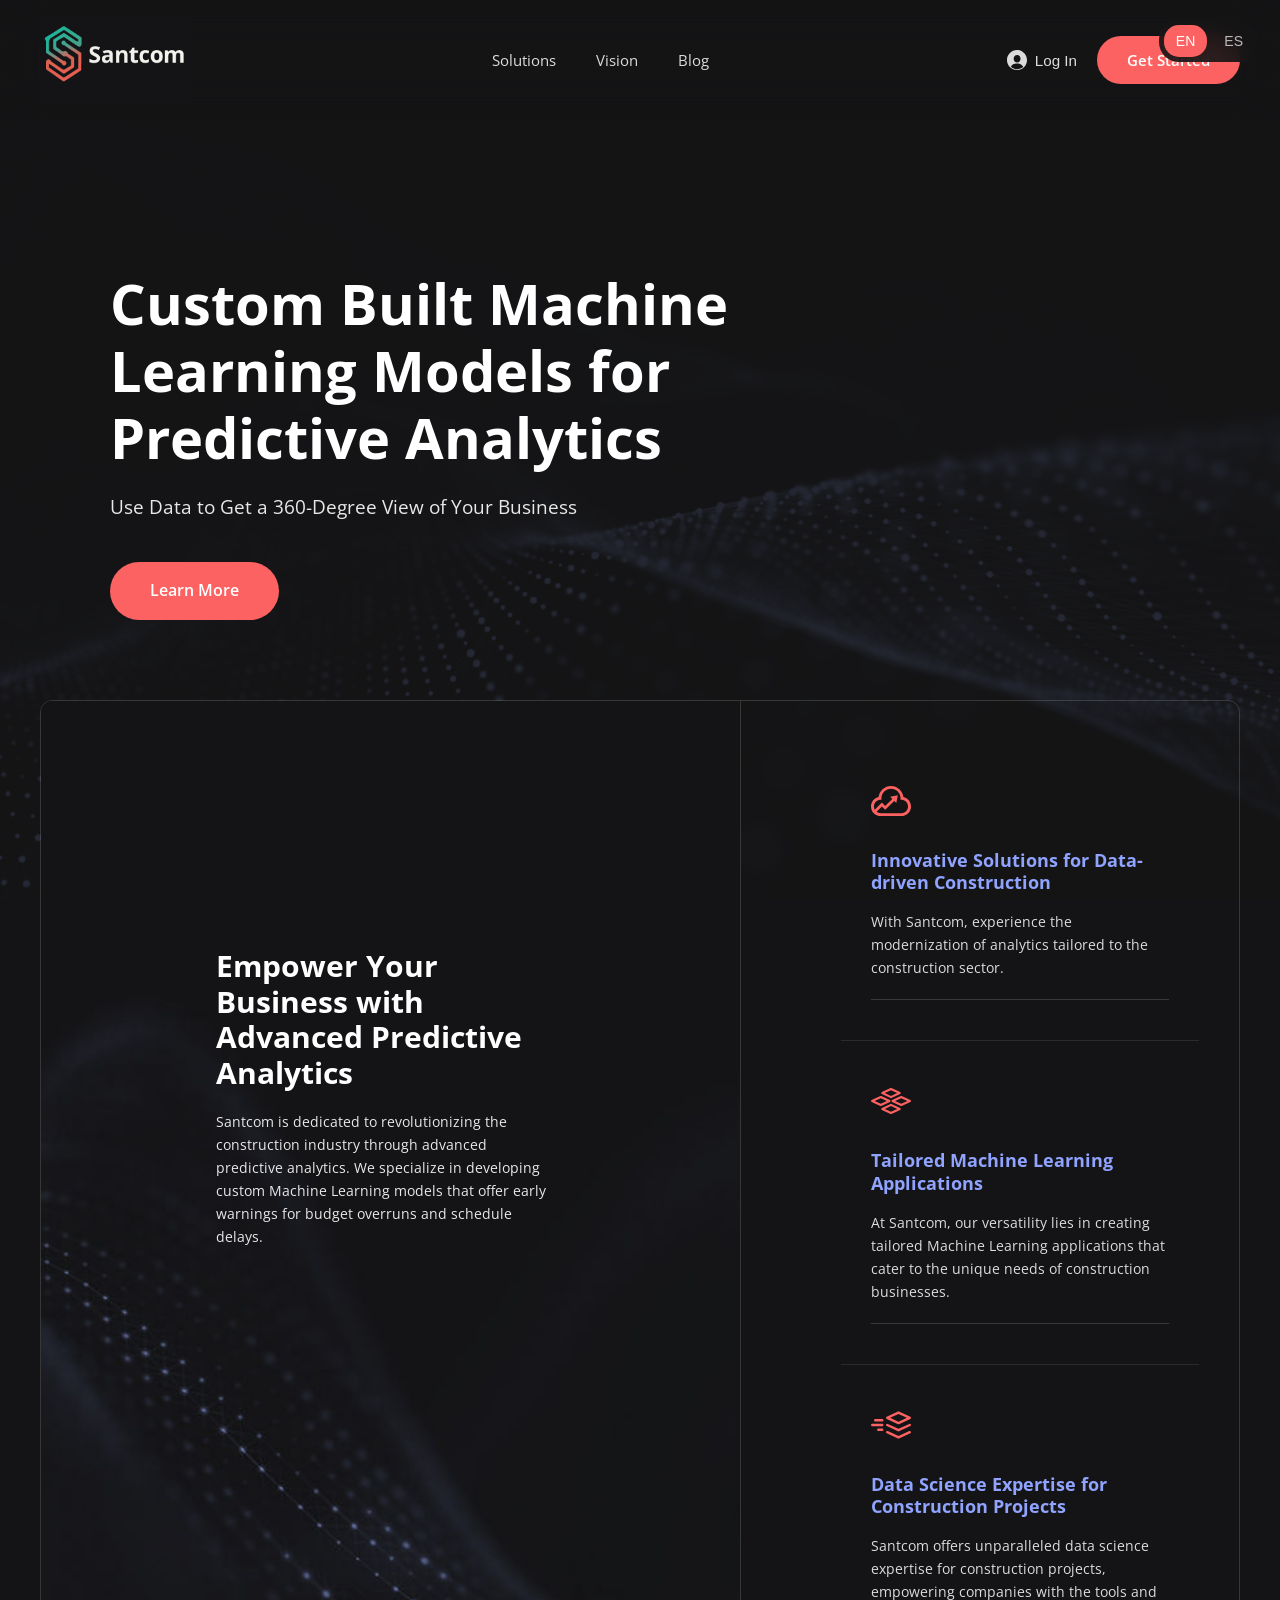
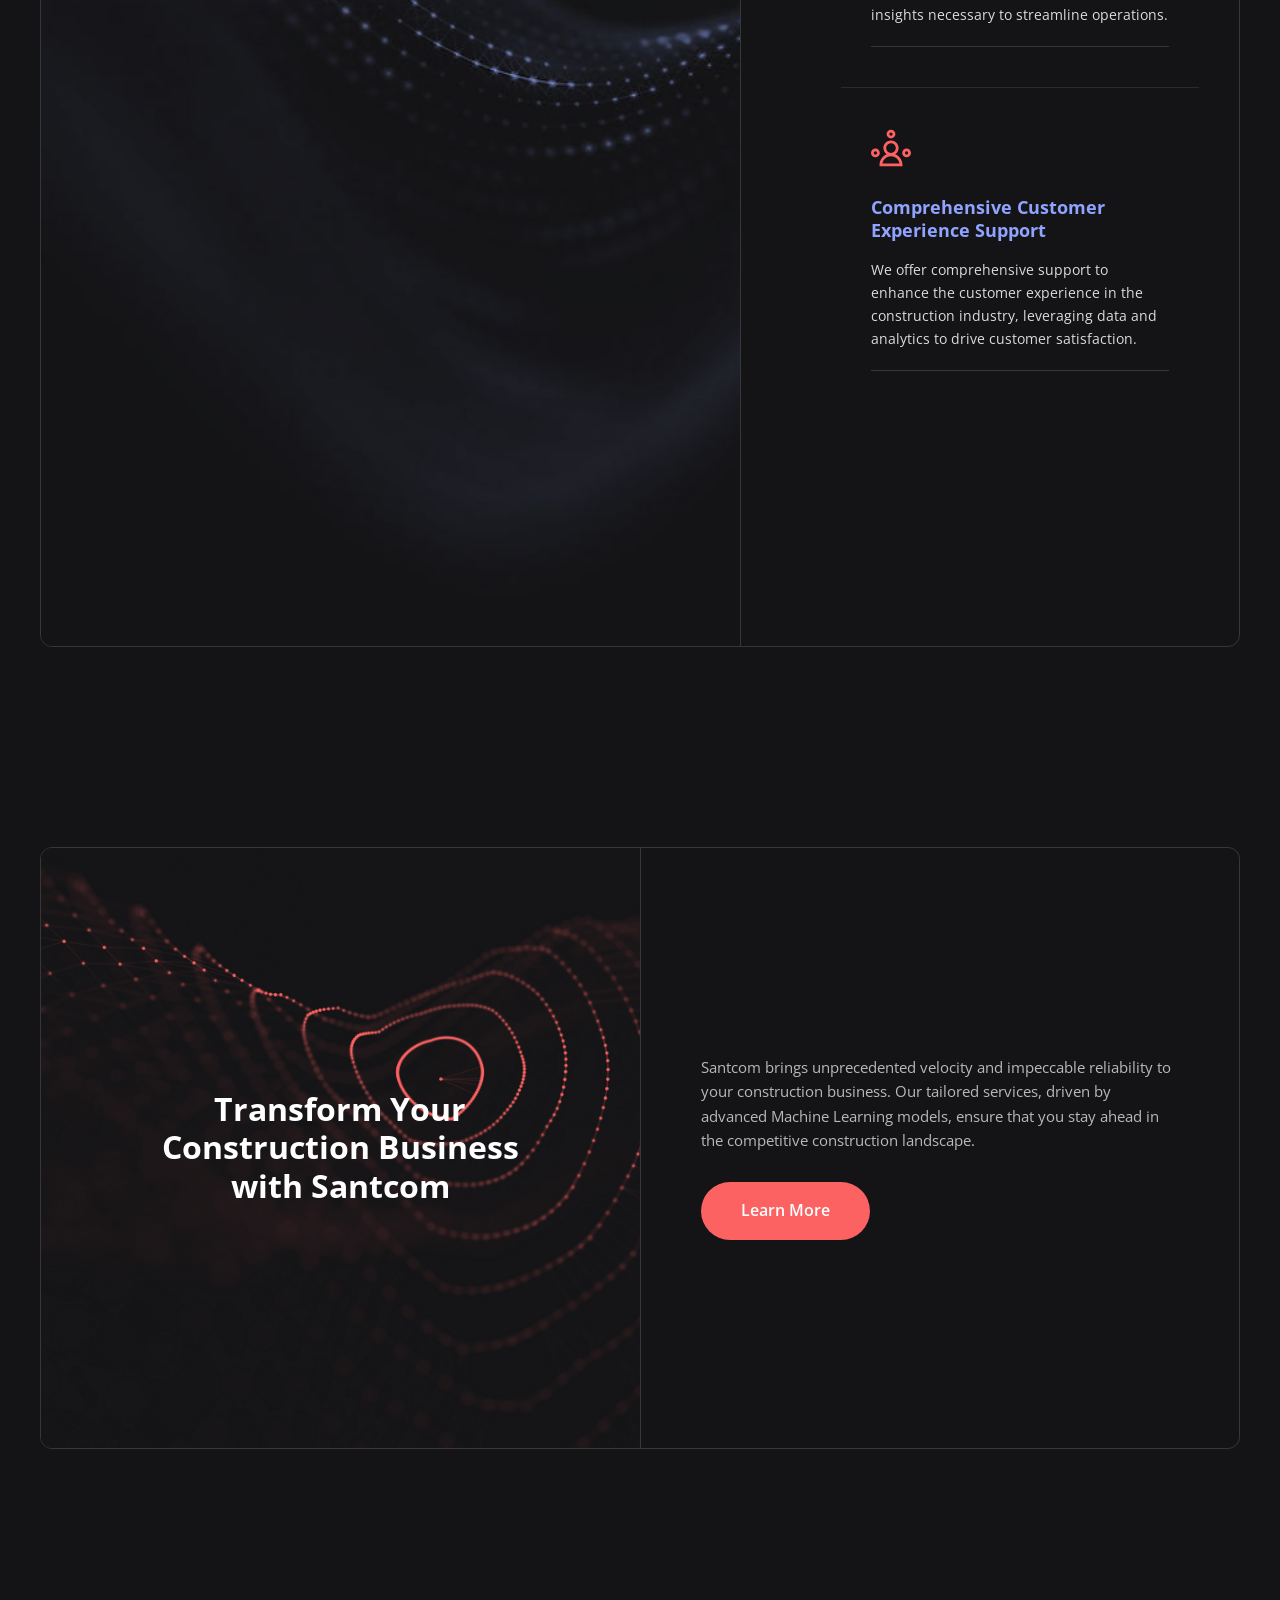
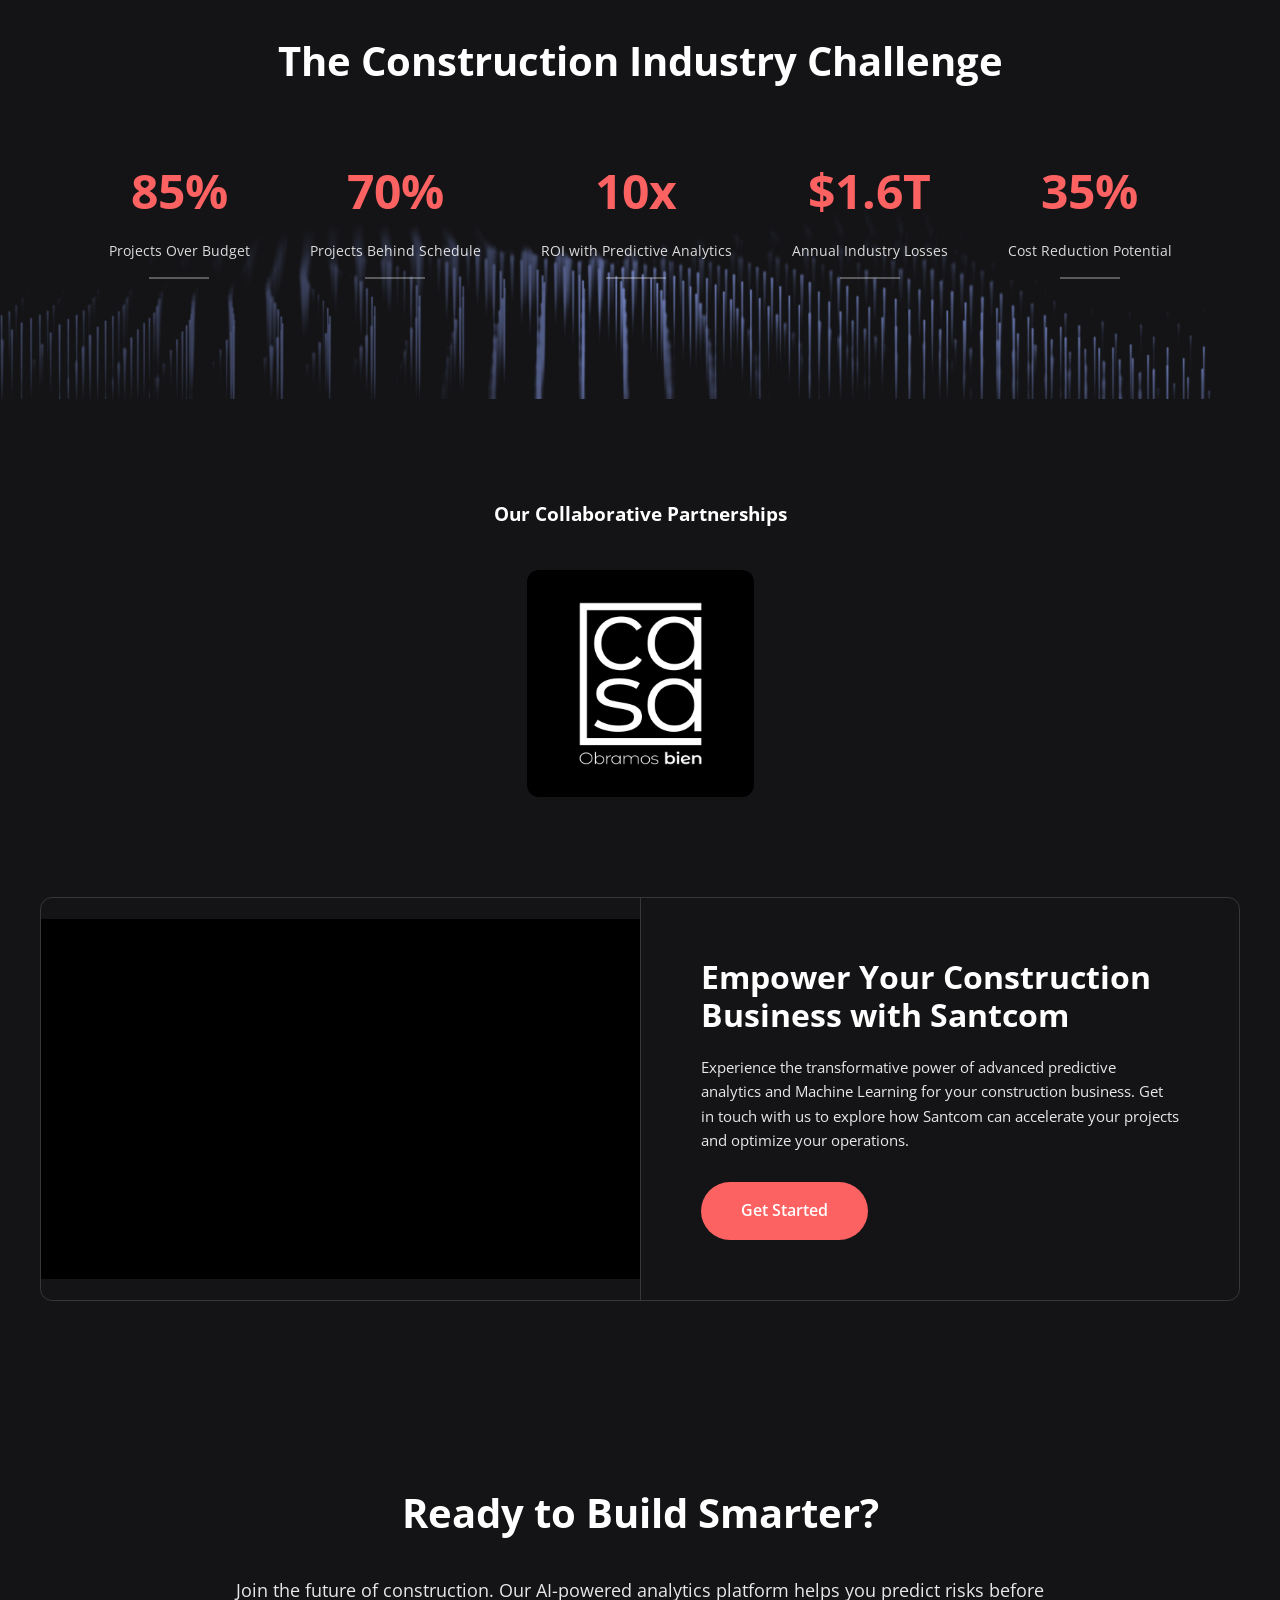
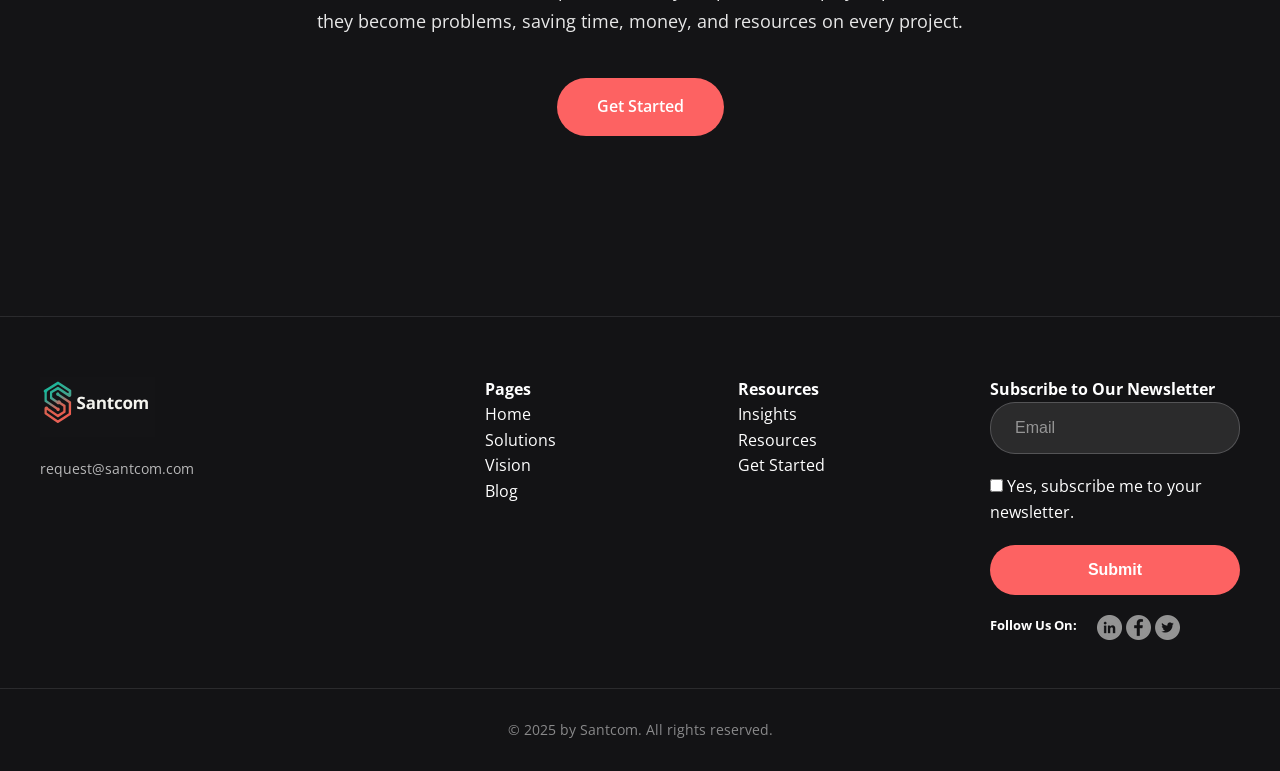
<file: index.html>
<!DOCTYPE html>
<html lang="en">
<head>
    <meta charset="UTF-8">
    <meta name="viewport" content="width=device-width, initial-scale=1.0">
    <meta http-equiv="X-UA-Compatible" content="IE=edge">
    <meta name="generator" content="Wix.com Website Builder - Static Replica">
    <meta name="description" content="Custom Built Machine Learning Models for Predictive Analytics. Santcom revolutionizes construction through advanced predictive analytics and data science.">

    <title>Home | Santcom</title>

    <!-- Favicon -->
    <link rel="icon" href="https://www.wix.com/favicon.ico" type="image/x-icon">
    <link rel="shortcut icon" href="https://www.wix.com/favicon.ico" type="image/x-icon">

    <!-- Google Fonts -->
    <link rel="preconnect" href="https://fonts.googleapis.com">
    <link rel="preconnect" href="https://fonts.gstatic.com" crossorigin>
    <link href="https://fonts.googleapis.com/css2?family=Poppins:wght@200;300;400;500;600;700&family=Open+Sans:wght@300;400;600;700&display=swap" rel="stylesheet">

    <!-- Main Stylesheet -->
    <link rel="stylesheet" href="assets/css/main.css?v=04">
</head>
<body>
    <!-- Language Switcher -->
    <div class="language-switcher">
        <button id="lang-en" class="lang-btn active">EN</button>
        <button id="lang-es" class="lang-btn">ES</button>
    </div>

    <!-- Site Background -->
    <div class="site-background"></div>

    <!-- Site Content -->
    <div class="site-content">
        <!-- Header -->
        <header class="header">
            <div class="header-container">
                <div class="logo-section">
                    <a href="index.html">
                        <img class="logo-icon" src="assets/img/santcom_logo.png" alt="Santcom Logo">
                    </a>
                </div>

                <nav class="nav">
                    <a href="pages/solutions.html">Solutions</a>
                    <a href="pages/vision.html">Vision</a>
                    <a href="pages/blog.html">Blog</a>
                </nav>

                <div class="header-actions">
                    <button class="login-btn">
                        <svg width="20" height="20" viewBox="0 0 50 50" fill="currentColor">
                            <path d="M25 48.077c-5.924 0-11.31-2.252-15.396-5.921 2.254-5.362 7.492-8.267 15.373-8.267 7.889 0 13.139 3.044 15.408 8.418-4.084 3.659-9.471 5.77-15.385 5.77m.278-35.3c4.927 0 8.611 3.812 8.611 8.878 0 5.21-3.875 9.456-8.611 9.456s-8.611-4.246-8.611-9.456c0-5.066 3.684-8.878 8.611-8.878M25 0C11.193 0 0 11.193 0 25c0 .915.056 1.816.152 2.705.032.295.091.581.133.873.085.589.173 1.176.298 1.751.073.338.169.665.256.997.135.515.273 1.027.439 1.529.114.342.243.675.37 1.01.18.476.369.945.577 1.406.149.331.308.657.472.98.225.446.463.883.714 1.313.182.312.365.619.56.922.272.423.56.832.856 1.237.207.284.41.568.629.841.325.408.671.796 1.02 1.182.22.244.432.494.662.728.405.415.833.801 1.265 1.186.173.154.329.325.507.475l.004-.011A24.886 24.886 0 0 0 25 50a24.881 24.881 0 0 0 16.069-5.861.126.126 0 0 1 .003.01c.172-.144.324-.309.49-.458.442-.392.88-.787 1.293-1.209.228-.232.437-.479.655-.72.352-.389.701-.78 1.028-1.191.218-.272.421-.556.627-.838.297-.405.587-.816.859-1.24a26.104 26.104 0 0 0 1.748-3.216c.208-.461.398-.93.579-1.406.127-.336.256-.669.369-1.012.167-.502.305-1.014.44-1.53.087-.332.183-.659.256-.996.126-.576.214-1.164.299-1.754.042-.292.101-.577.133-.872.095-.89.152-1.791.152-2.707C50 11.193 38.807 0 25 0"/>
                        </svg>
                        Log In
                    </button>
                    <a href="pages/get-started.html" class="btn-get-started">Get Started</a>
                </div>
            </div>
        </header>

        <!-- Hero Section -->
        <section class="hero">
            <div class="hero-content">
                <h1>Custom Built Machine Learning Models for Predictive Analytics</h1>
                <p class="hero-subtitle">Use Data to Get a 360-Degree View of Your Business</p>
                <a href="pages/solutions.html" class="btn-primary">Learn More</a>
            </div>
        </section>

        <!-- Main Content Section -->
        <section class="section">
            <div class="feature-section-container">
                <div class="image-with-overlay">
                    <img src="assets/img/left-section.jpg" alt="Predictive Analytics Visualization">
                    <div class="text-overlay">
                        <h2 class="overlay-title">Empower Your Business with Advanced Predictive Analytics</h2>
                        <p class="overlay-text">Santcom is dedicated to revolutionizing the construction industry through advanced predictive analytics. We specialize in developing custom Machine Learning models that offer early warnings for budget overruns and schedule delays.</p>
                    </div>
                </div>
                <div class="feature-cards-container">
                    <div class="feature-cards">
                        <div class="feature-card scroll-animate">
                            <div class="feature-icon">
                                <svg width="40" height="40" viewBox="19.868 38.586 160.264 121.194" xmlns="http://www.w3.org/2000/svg">
                                    <path d="M149.73 83.547c-2.538-25.284-24.211-44.961-49.73-44.961S52.808 58.263 50.269 83.547c-17.67 3.837-30.401 19.54-30.401 37.674 0 21.261 17.297 38.559 38.559 38.559h83.146c21.261 0 38.559-17.297 38.559-38.559 0-18.135-12.732-33.838-30.402-37.674zm-8.157 64.423H58.427a26.755 26.755 0 0 1-16.198-5.482l21.237-21.114 13.181 13.19 36.505-35.875 8.081 8.047 6.076-30.357-30.353 6.177 8.281 8.243-28.512 28.025-13.236-13.239-28.56 28.399a26.646 26.646 0 0 1-3.252-12.763c0-13.887 10.85-25.598 24.701-26.661l5.452-.419v-5.488l-.003-.16C61.868 67.486 78.992 50.395 100 50.395c21.047 0 38.171 17.078 38.172 38.069l-.004 5.677 5.453.419c13.851 1.063 24.701 12.774 24.701 26.661 0 14.749-11.999 26.749-26.749 26.749z" fill="#FD6262"/>
                                </svg>
                            </div>
                            <h3 class="feature-title-1">Innovative Solutions for Data-driven Construction</h3>
                            <p class="feature-text-1">With Santcom, experience the modernization of analytics tailored to the construction sector.</p>
                            <div class="feature-divider"></div>
                        </div>

                        <div class="feature-card scroll-animate">
                            <div class="feature-icon">
                                <svg width="40" height="40" viewBox="20.42 48.257 159.16 103.485" xmlns="http://www.w3.org/2000/svg">
                                    <path d="M177.118 96.151L142.48 80.165a4.235 4.235 0 0 0-3.555 0l-34.637 15.986a4.252 4.252 0 0 0-2.464 3.849c0 1.648.967 3.159 2.463 3.85l34.638 15.986c.553.255 1.167.39 1.777.39.619 0 1.217-.131 1.778-.39l34.638-15.986c1.496-.691 2.462-2.202 2.462-3.85s-.967-3.159-2.462-3.849zM165.223 100l-24.521 11.316L116.181 100l24.52-11.316L165.223 100z" fill="#FD6262"/>
                                    <path d="M98.177 100a4.251 4.251 0 0 0-2.463-3.849L61.076 80.165a4.236 4.236 0 0 0-3.554 0L22.883 96.151c-1.496.691-2.463 2.202-2.463 3.849s.967 3.159 2.463 3.85l34.638 15.985a4.257 4.257 0 0 0 1.777.391c.619 0 1.216-.131 1.777-.39l34.638-15.986a4.253 4.253 0 0 0 2.464-3.85zm-14.358 0l-24.521 11.316L34.778 100l24.52-11.316L83.819 100z" fill="#FD6262"/>
                                    <path d="M63.585 72.333l34.638 15.985a4.257 4.257 0 0 0 1.777.391 4.21 4.21 0 0 0 1.777-.39l34.639-15.986a4.253 4.253 0 0 0 2.462-3.85 4.252 4.252 0 0 0-2.462-3.849l-34.639-15.986a4.236 4.236 0 0 0-3.554 0L63.585 64.634a4.253 4.253 0 0 0-2.463 3.849c0 1.648.966 3.159 2.463 3.85zm11.895-3.85L100 57.167l24.52 11.316L100 79.8 75.48 68.483z" fill="#FD6262"/>
                                    <path d="M136.417 127.667l-34.639-15.986a4.236 4.236 0 0 0-3.554 0l-34.639 15.986c-1.496.691-2.463 2.202-2.463 3.849s.967 3.159 2.463 3.85l34.638 15.985a4.257 4.257 0 0 0 1.777.391 4.21 4.21 0 0 0 1.777-.39l34.639-15.986c1.496-.691 2.462-2.202 2.462-3.85s-.966-3.158-2.461-3.849zm-11.897 3.85L100 142.833l-24.52-11.316L100 120.2l24.52 11.317z" fill="#FD6262"/>
                                </svg>
                            </div>
                            <h3 class="feature-title-2">Tailored Machine Learning Applications</h3>
                            <p class="feature-text-2">At Santcom, our versatility lies in creating tailored Machine Learning applications that cater to the unique needs of construction businesses.</p>
                            <div class="feature-divider"></div>
                        </div>

                        <div class="feature-card scroll-animate">
                            <div class="feature-icon">
                                <svg width="40" height="40" viewBox="20.532 45.947 158.928 108.107" xmlns="http://www.w3.org/2000/svg">
                                    <path d="M82.935 75.852l44.836 20.692a4.833 4.833 0 0 0 4.048 0l44.836-20.692a4.828 4.828 0 0 0 0-8.768l-44.836-20.692a4.826 4.826 0 0 0-4.047 0L82.935 67.083a4.828 4.828 0 0 0 0 8.769zm46.86-19.759l33.312 15.374-33.312 15.374-33.312-15.374 33.312-15.374z" fill="#FD6262"/>
                                    <path d="M172.608 95.616l-42.813 19.758-42.813-19.758a4.83 4.83 0 0 0-4.047 8.769l44.836 20.692a4.833 4.833 0 0 0 4.048 0l44.836-20.692a4.83 4.83 0 0 0-4.047-8.769z" fill="#FD6262"/>
                                    <path d="M172.608 124.149l-42.813 19.758-42.813-19.758a4.828 4.828 0 1 0-4.047 8.769l44.836 20.692a4.833 4.833 0 0 0 4.048 0l44.836-20.692a4.83 4.83 0 0 0-4.047-8.769z" fill="#FD6262"/>
                                    <path d="M65.095 95.171H25.368a4.829 4.829 0 1 0 0 9.658h39.727a4.829 4.829 0 1 0 0-9.658z" fill="#FD6262"/>
                                    <path d="M65.095 76.446H37.44a4.829 4.829 0 1 0 0 9.658h27.655a4.829 4.829 0 1 0 0-9.658z" fill="#FD6262"/>
                                    <path d="M65.095 113.897H49.512a4.829 4.829 0 1 0 0 9.658h15.583a4.829 4.829 0 1 0 0-9.658z" fill="#FD6262"/>
                                </svg>
                            </div>
                            <h3 class="feature-title-3">Data Science Expertise for Construction Projects</h3>
                            <p class="feature-text-3">Santcom offers unparalleled data science expertise for construction projects, empowering companies with the tools and insights necessary to streamline operations.</p>
                            <div class="feature-divider"></div>
                        </div>

                        <div class="feature-card scroll-animate">
                            <div class="feature-icon">
                                <svg width="40" height="40" viewBox="20.124 26.752 159.752 146.495" xmlns="http://www.w3.org/2000/svg">
                                    <path d="M117.275 125.299c8.267-5.705 13.161-14.963 13.161-25.039 0-16.782-13.653-30.435-30.435-30.435S69.566 83.478 69.566 100.26c0 10.076 4.892 19.333 13.159 25.039-17.083 6.994-28.462 23.834-28.462 42.343v5.605h91.474v-5.605c0-18.509-11.38-35.349-28.462-42.343zm-17.274-5.814c-10.6 0-19.225-8.624-19.225-19.225 0-10.6 8.625-19.224 19.225-19.224s19.225 8.624 19.225 19.224c0 10.601-8.625 19.225-19.225 19.225zm-34.074 42.552c2.713-16.546 17.215-28.921 34.074-28.921 16.857 0 31.36 12.375 34.072 28.921H65.927z" fill="#FD6262"/>
                                    <path d="M100.001 62.03c9.726 0 17.639-7.913 17.639-17.639 0-9.726-7.913-17.639-17.639-17.639-9.727 0-17.64 7.913-17.64 17.639 0 9.726 7.912 17.639 17.64 17.639zm-6.429-17.639a6.435 6.435 0 0 1 6.429-6.428 6.435 6.435 0 0 1 6.428 6.428 6.435 6.435 0 0 1-6.428 6.429 6.437 6.437 0 0 1-6.429-6.429z" fill="#FD6262"/>
                                    <path d="M37.764 101.971c-9.727 0-17.64 7.913-17.64 17.639 0 9.727 7.913 17.639 17.64 17.639 9.726 0 17.639-7.913 17.639-17.639 0-9.726-7.913-17.639-17.639-17.639zm6.428 17.639c0 3.545-2.883 6.429-6.428 6.429s-6.429-2.884-6.429-6.429c0-3.545 2.884-6.429 6.429-6.429s6.428 2.884 6.428 6.429z" fill="#FD6262"/>
                                    <path d="M162.236 101.971c-9.726 0-17.639 7.913-17.639 17.639 0 9.727 7.913 17.639 17.639 17.639 9.727 0 17.64-7.913 17.64-17.639 0-9.726-7.913-17.639-17.64-17.639zm6.429 17.639a6.436 6.436 0 0 1-6.429 6.429 6.435 6.435 0 0 1-6.428-6.429 6.435 6.435 0 0 1 6.428-6.429 6.437 6.437 0 0 1 6.429 6.429z" fill="#FD6262"/>
                                </svg>
                            </div>
                            <h3 class="feature-title-4">Comprehensive Customer Experience Support</h3>
                            <p class="feature-text-4">We offer comprehensive support to enhance the customer experience in the construction industry, leveraging data and analytics to drive customer satisfaction.</p>
                            <div class="feature-divider"></div>
                        </div>
                    </div>
                </div>
            </div>
        </div>
        </section>

        <!-- Transform Section - FRAMED WITH LEFT/RIGHT -->
        <section class="transform-stats-section">
            <div class="transform-section-wrapper">
                <div class="transform-visual-left">
                    <img src="assets/img/section_2.png" alt="Transform Your Business">
                    <div class="transform-text-overlay">
                        <h2 class="transform-title">Transform Your Construction Business with Santcom</h2>
                    </div>
                </div>
                <div></div>
                <div class="transform-text-right">
                    <p class="transform-text">Santcom brings unprecedented velocity and impeccable reliability to your construction business. Our tailored services, driven by advanced Machine Learning models, ensure that you stay ahead in the competitive construction landscape.</p>
                    <a href="pages/vision.html" class="btn-primary transform-btn">Learn More</a>
                </div>
            </div>
        </section>

        <!-- Stats Section - NO FRAME, ON BACKGROUND -->
        <section class="stats-section">
            <div class="stats-background">
                <img class="stats-parallax-bg" src="assets/img/sec_3_image.png" alt="Background">
            </div>
            <div class="stats-content">
                <h2>The Construction Industry Challenge</h2>
                <div class="stats-grid">
                    <div class="stat-item scroll-animate">
                        <div class="stat-number">85%</div>
                        <div class="stat-label">Projects Over Budget</div>
                        <div class="stat-line"></div>
                    </div>
                    <div class="stat-item scroll-animate">
                        <div class="stat-number">70%</div>
                        <div class="stat-label">Projects Behind Schedule</div>
                        <div class="stat-line"></div>
                    </div>
                    <div class="stat-item scroll-animate">
                        <div class="stat-number">10x</div>
                        <div class="stat-label">ROI with Predictive Analytics</div>
                        <div class="stat-line"></div>
                    </div>
                    <div class="stat-item scroll-animate">
                        <div class="stat-number">$1.6T</div>
                        <div class="stat-label">Annual Industry Losses</div>
                        <div class="stat-line"></div>
                    </div>
                    <div class="stat-item scroll-animate">
                        <div class="stat-number">35%</div>
                        <div class="stat-label">Cost Reduction Potential</div>
                        <div class="stat-line"></div>
                    </div>
                </div>
            </div>
        </section>

        <!-- Partnership Section -->
        <section class="partnership-section">
            <h2>Our Collaborative Partnerships</h2>
            <div class="partnership-logos">
                <img src="assets/img/casa-logo.jpg" alt="CASA - Obramos bien">
            </div>
        </section>

        <!-- Video Section - Video on left, Text on right -->
        <section class="section video-section-actual">
            <div class="video-section-wrapper">
                <div class="video-visual-left">
                    <!-- Particles video fills entire left frame -->
                    <video class="video-single" autoplay loop muted playsinline>
                        <source src="assets/video/particles.mp4" type="video/mp4">
                    </video>
                </div>
                <div></div>
                <div class="video-text-content">
                    <h2 class="video-title">Empower Your Construction Business with Santcom</h2>
                    <p class="video-text">Experience the transformative power of advanced predictive analytics and Machine Learning for your construction business. Get in touch with us to explore how Santcom can accelerate your projects and optimize your operations.</p>
                    <a href="pages/get-started.html" class="btn-primary video-btn">Get Started</a>
                </div>
            </div>
        </section>

        <!-- CTA Section -->
        <section class="cta-section">
            <h2>Ready to Build Smarter?</h2>
            <p>Join the future of construction. Our AI-powered analytics platform helps you predict risks before they become problems, saving time, money, and resources on every project.</p>
            <a href="pages/get-started.html" class="btn-primary btn-large">Get Started</a>
        </section>

        <!-- Footer -->
        <footer class="footer">
            <div class="footer-content">
                <div class="footer-col footer-logo-col">
                    <div class="footer-logo">
                        <img src="assets/img/santcom_logo.png" alt="Santcom Logo">
                    </div>
                    
                    <p class="footer-contact">request@santcom.com</p>
                    
                </div>
                <div class="footer-col">
                    <h4>Pages</h4>
                    <a href="index.html">Home</a>
                    <a href="pages/solutions.html">Solutions</a>
                    <a href="pages/vision.html">Vision</a>
                    <a href="pages/blog.html">Blog</a>
                </div>
                <div class="footer-col">
                    <h4>Resources</h4>
                    <a href="#">Insights</a>
                    <a href="#">Resources</a>
                    <a href="pages/get-started.html">Get Started</a>
                </div>
                <div class="footer-col">
                    <h4>Subscribe to Our Newsletter</h4>
                    <form class="newsletter-form">
                        <input type="email" placeholder="Email" required>
                        <label>
                            <input type="checkbox" required>
                            <span>Yes, subscribe me to your newsletter.</span>
                        </label>
                        <button type="submit" class="btn-submit">Submit</button>
                    </form>
                    <div class="social-links">
                        <h5>Follow Us On:</h5>
                        <div class="social-icons">
                            <a href="#" aria-label="LinkedIn"><img src="assets/img/linkedin.png" alt="LinkedIn" width="25" height="25"></a>
                            <a href="#" aria-label="Facebook"><img src="assets/img/facebook.png" alt="Facebook" width="25" height="25"></a>
                            <a href="#" aria-label="Twitter"><img src="assets/img/twitter.png" alt="Twitter" width="25" height="25"></a>
                        </div>
                    </div>
                </div>
            </div>
            <div class="footer-bottom">
                <p>&copy; 2025 by Santcom. All rights reserved.</p>
            </div>
        </footer>
    </div>

    <!-- Scroll Animation Script -->
    <script src="assets/js/main.js"></script>
</body>
</html>
</file>
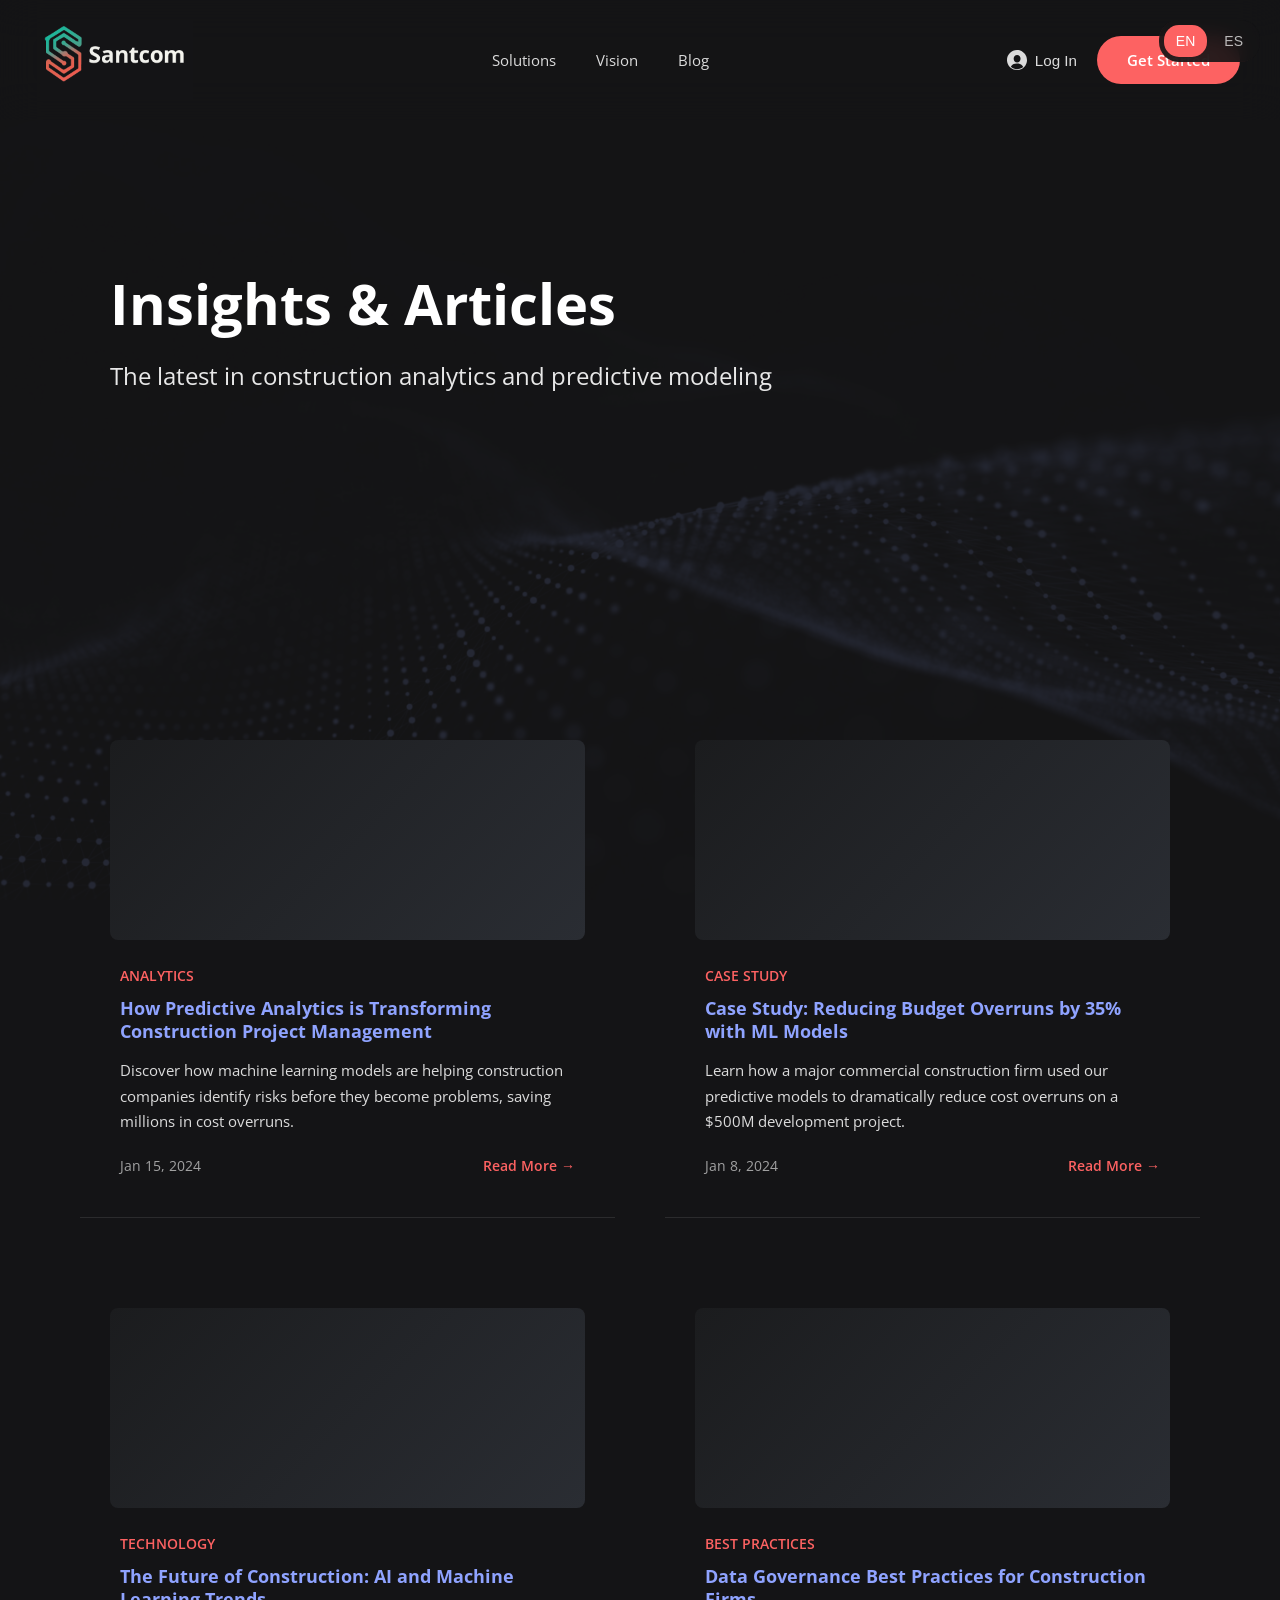
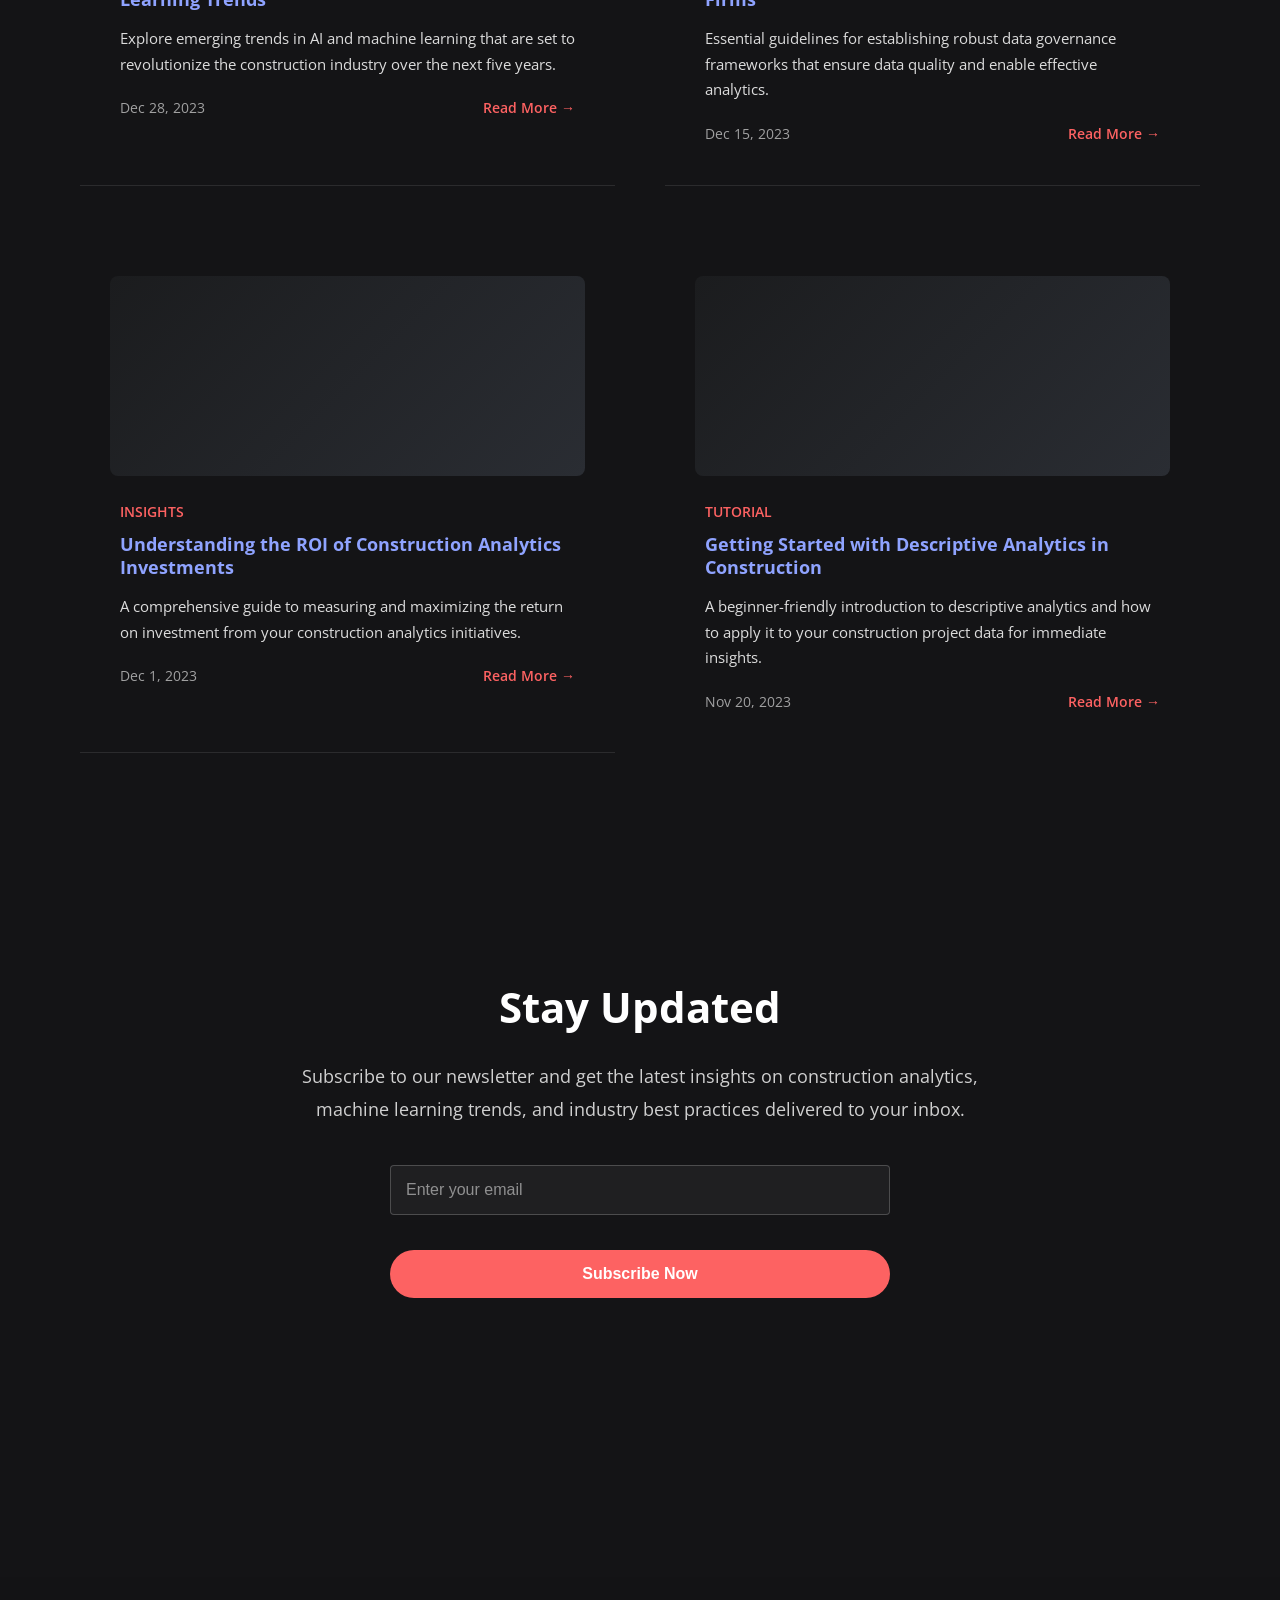
<file: pages/blog.html>
<!DOCTYPE html>
<html lang="en">
<head>
    <meta charset="UTF-8">
    <meta name="viewport" content="width=device-width, initial-scale=1.0">
    <meta http-equiv="X-UA-Compatible" content="IE=edge">
    <meta name="description" content="Read the latest insights and articles about construction analytics, machine learning, and predictive modeling from Santcom experts.">

    <title>Blog | Santcom</title>

    <!-- Favicon -->
    <link rel="icon" href="https://www.wix.com/favicon.ico" type="image/x-icon">

    <!-- Google Fonts -->
    <link rel="preconnect" href="https://fonts.googleapis.com">
    <link rel="preconnect" href="https://fonts.gstatic.com" crossorigin>
    <link href="https://fonts.googleapis.com/css2?family=Poppins:wght@200;300;400;500;600;700&family=Open+Sans:wght@300;400;600;700&display=swap" rel="stylesheet">

    <!-- Main Stylesheet -->
    <link rel="stylesheet" href="../assets/css/main.css">
</head>
<body>
    <!-- Language Switcher -->
    <div class="language-switcher">
        <button id="lang-en" class="lang-btn active">EN</button>
        <button id="lang-es" class="lang-btn">ES</button>
    </div>

    <!-- Site Background -->
    <div class="site-background"></div>

    <!-- Site Content -->
    <div class="site-content">
        <!-- Header -->
        <header class="header">
            <div class="header-container">
                <div class="logo-section">
                    <a href="../index.html">
                        <img class="logo-icon" src="../assets/img/santcom_logo.png" alt="Santcom Logo">
                    </a>
                </div>

                <nav class="nav">
                    <a href="solutions.html">Solutions</a>
                    <a href="vision.html">Vision</a>
                    <a href="blog.html">Blog</a>
                </nav>

                <div class="header-actions">
                    <button class="login-btn">
                        <svg width="20" height="20" viewBox="0 0 50 50" fill="currentColor">
                            <path d="M25 48.077c-5.924 0-11.31-2.252-15.396-5.921 2.254-5.362 7.492-8.267 15.373-8.267 7.889 0 13.139 3.044 15.408 8.418-4.084 3.659-9.471 5.77-15.385 5.77m.278-35.3c4.927 0 8.611 3.812 8.611 8.878 0 5.21-3.875 9.456-8.611 9.456s-8.611-4.246-8.611-9.456c0-5.066 3.684-8.878 8.611-8.878M25 0C11.193 0 0 11.193 0 25c0 .915.056 1.816.152 2.705.032.295.091.581.133.873.085.589.173 1.176.298 1.751.073.338.169.665.256.997.135.515.273 1.027.439 1.529.114.342.243.675.37 1.01.18.476.369.945.577 1.406.149.331.308.657.472.98.225.446.463.883.714 1.313.182.312.365.619.56.922.272.423.56.832.856 1.237.207.284.41.568.629.841.325.408.671.796 1.02 1.182.22.244.432.494.662.728.405.415.833.801 1.265 1.186.173.154.329.325.507.475l.004-.011A24.886 24.886 0 0 0 25 50a24.881 24.881 0 0 0 16.069-5.861.126.126 0 0 1 .003.01c.172-.144.324-.309.49-.458.442-.392.88-.787 1.293-1.209.228-.232.437-.479.655-.72.352-.389.701-.78 1.028-1.191.218-.272.421-.556.627-.838.297-.405.587-.816.859-1.24a26.104 26.104 0 0 0 1.748-3.216c.208-.461.398-.93.579-1.406.127-.336.256-.669.369-1.012.167-.502.305-1.014.44-1.53.087-.332.183-.659.256-.996.126-.576.214-1.164.299-1.754.042-.292.101-.577.133-.872.095-.89.152-1.791.152-2.707C50 11.193 38.807 0 25 0"/>
                        </svg>
                        Log In
                    </button>
                    <a href="get-started.html" class="btn-get-started">Get Started</a>
                </div>
            </div>
        </header>

        <!-- Page Header -->
        <section class="hero" style="height: 400px;">
            <div class="hero-content">
                <h1 style="font-size: 56px;">Insights & Articles</h1>
                <p class="hero-subtitle" style="font-size: 24px; margin-top: 20px;">The latest in construction analytics and predictive modeling</p>
            </div>
        </section>

        <!-- Blog Posts Section -->
        <section class="section">
            <div style="max-width: 1400px; margin: 0 auto; padding: 0 40px;">
                <div style="display: grid; grid-template-columns: repeat(auto-fit, minmax(350px, 1fr)); gap: 50px;">

                    <!-- Blog Post 1 -->
                    <article class="feature-card scroll-animate" style="height: auto;">
                        <div style="width: 100%; height: 200px; background: linear-gradient(135deg, #1B1C1E 0%, #2A2D33 100%); border-radius: 8px; margin-bottom: 25px;"></div>
                        <div style="padding: 0 10px;">
                            <p style="color: #FD6262; font-size: 14px; font-weight: 600; margin-bottom: 10px;">ANALYTICS</p>
                            <h3 style="margin-bottom: 15px;">How Predictive Analytics is Transforming Construction Project Management</h3>
                            <p style="font-size: 15px; line-height: 1.7; margin-bottom: 20px;">Discover how machine learning models are helping construction companies identify risks before they become problems, saving millions in cost overruns.</p>
                            <div style="display: flex; justify-content: space-between; align-items: center; color: rgba(255,255,255,0.6); font-size: 14px;">
                                <span>Jan 15, 2024</span>
                                <a href="#" style="color: #FD6262; text-decoration: none; font-weight: 600;">Read More →</a>
                            </div>
                        </div>
                    </article>

                    <!-- Blog Post 2 -->
                    <article class="feature-card scroll-animate" style="height: auto;">
                        <div style="width: 100%; height: 200px; background: linear-gradient(135deg, #1B1C1E 0%, #2A2D33 100%); border-radius: 8px; margin-bottom: 25px;"></div>
                        <div style="padding: 0 10px;">
                            <p style="color: #FD6262; font-size: 14px; font-weight: 600; margin-bottom: 10px;">CASE STUDY</p>
                            <h3 style="margin-bottom: 15px;">Case Study: Reducing Budget Overruns by 35% with ML Models</h3>
                            <p style="font-size: 15px; line-height: 1.7; margin-bottom: 20px;">Learn how a major commercial construction firm used our predictive models to dramatically reduce cost overruns on a $500M development project.</p>
                            <div style="display: flex; justify-content: space-between; align-items: center; color: rgba(255,255,255,0.6); font-size: 14px;">
                                <span>Jan 8, 2024</span>
                                <a href="#" style="color: #FD6262; text-decoration: none; font-weight: 600;">Read More →</a>
                            </div>
                        </div>
                    </article>

                    <!-- Blog Post 3 -->
                    <article class="feature-card scroll-animate" style="height: auto;">
                        <div style="width: 100%; height: 200px; background: linear-gradient(135deg, #1B1C1E 0%, #2A2D33 100%); border-radius: 8px; margin-bottom: 25px;"></div>
                        <div style="padding: 0 10px;">
                            <p style="color: #FD6262; font-size: 14px; font-weight: 600; margin-bottom: 10px;">TECHNOLOGY</p>
                            <h3 style="margin-bottom: 15px;">The Future of Construction: AI and Machine Learning Trends</h3>
                            <p style="font-size: 15px; line-height: 1.7; margin-bottom: 20px;">Explore emerging trends in AI and machine learning that are set to revolutionize the construction industry over the next five years.</p>
                            <div style="display: flex; justify-content: space-between; align-items: center; color: rgba(255,255,255,0.6); font-size: 14px;">
                                <span>Dec 28, 2023</span>
                                <a href="#" style="color: #FD6262; text-decoration: none; font-weight: 600;">Read More →</a>
                            </div>
                        </div>
                    </article>

                    <!-- Blog Post 4 -->
                    <article class="feature-card scroll-animate" style="height: auto;">
                        <div style="width: 100%; height: 200px; background: linear-gradient(135deg, #1B1C1E 0%, #2A2D33 100%); border-radius: 8px; margin-bottom: 25px;"></div>
                        <div style="padding: 0 10px;">
                            <p style="color: #FD6262; font-size: 14px; font-weight: 600; margin-bottom: 10px;">BEST PRACTICES</p>
                            <h3 style="margin-bottom: 15px;">Data Governance Best Practices for Construction Firms</h3>
                            <p style="font-size: 15px; line-height: 1.7; margin-bottom: 20px;">Essential guidelines for establishing robust data governance frameworks that ensure data quality and enable effective analytics.</p>
                            <div style="display: flex; justify-content: space-between; align-items: center; color: rgba(255,255,255,0.6); font-size: 14px;">
                                <span>Dec 15, 2023</span>
                                <a href="#" style="color: #FD6262; text-decoration: none; font-weight: 600;">Read More →</a>
                            </div>
                        </div>
                    </article>

                    <!-- Blog Post 5 -->
                    <article class="feature-card scroll-animate" style="height: auto;">
                        <div style="width: 100%; height: 200px; background: linear-gradient(135deg, #1B1C1E 0%, #2A2D33 100%); border-radius: 8px; margin-bottom: 25px;"></div>
                        <div style="padding: 0 10px;">
                            <p style="color: #FD6262; font-size: 14px; font-weight: 600; margin-bottom: 10px;">INSIGHTS</p>
                            <h3 style="margin-bottom: 15px;">Understanding the ROI of Construction Analytics Investments</h3>
                            <p style="font-size: 15px; line-height: 1.7; margin-bottom: 20px;">A comprehensive guide to measuring and maximizing the return on investment from your construction analytics initiatives.</p>
                            <div style="display: flex; justify-content: space-between; align-items: center; color: rgba(255,255,255,0.6); font-size: 14px;">
                                <span>Dec 1, 2023</span>
                                <a href="#" style="color: #FD6262; text-decoration: none; font-weight: 600;">Read More →</a>
                            </div>
                        </div>
                    </article>

                    <!-- Blog Post 6 -->
                    <article class="feature-card scroll-animate" style="height: auto;">
                        <div style="width: 100%; height: 200px; background: linear-gradient(135deg, #1B1C1E 0%, #2A2D33 100%); border-radius: 8px; margin-bottom: 25px;"></div>
                        <div style="padding: 0 10px;">
                            <p style="color: #FD6262; font-size: 14px; font-weight: 600; margin-bottom: 10px;">TUTORIAL</p>
                            <h3 style="margin-bottom: 15px;">Getting Started with Descriptive Analytics in Construction</h3>
                            <p style="font-size: 15px; line-height: 1.7; margin-bottom: 20px;">A beginner-friendly introduction to descriptive analytics and how to apply it to your construction project data for immediate insights.</p>
                            <div style="display: flex; justify-content: space-between; align-items: center; color: rgba(255,255,255,0.6); font-size: 14px;">
                                <span>Nov 20, 2023</span>
                                <a href="#" style="color: #FD6262; text-decoration: none; font-weight: 600;">Read More →</a>
                            </div>
                        </div>
                    </article>

                </div>
            </div>
        </section>

        <!-- Newsletter CTA Section -->
        <section class="section">
            <div style="text-align: center; max-width: 800px; margin: 0 auto; padding: 80px 40px;">
                <h2 style="font-size: 42px; margin-bottom: 20px;">Stay Updated</h2>
                <p style="font-size: 18px; line-height: 1.8; margin-bottom: 40px; color: rgba(255,255,255,0.8);">
                    Subscribe to our newsletter and get the latest insights on construction analytics, machine learning trends, and industry best practices delivered to your inbox.
                </p>
                <form class="newsletter-form" style="max-width: 500px; margin: 0 auto;">
                    <input type="email" placeholder="Enter your email" required style="width: 100%; padding: 15px; margin-bottom: 15px; border-radius: 4px; border: 1px solid rgba(255,255,255,0.2); background: rgba(255,255,255,0.05); color: white; font-size: 16px;">
                    <button type="submit" class="btn-primary" style="width: 100%; padding: 15px; font-size: 16px;">Subscribe Now</button>
                </form>
            </div>
        </section>

        <!-- Footer -->
        <footer class="footer">
            <div class="footer-content">
                <div class="footer-col footer-logo-col">
                    <div class="footer-logo">
                        <img src="../assets/img/santcom_logo.png" alt="Santcom Logo">
                    </div>
                    
                    <p class="footer-contact">request@santcom.com</p>
                    
                </div>
                <div class="footer-col">
                    <h4>Pages</h4>
                    <a href="../index.html">Home</a>
                    <a href="solutions.html">Solutions</a>
                    <a href="vision.html">Vision</a>
                    <a href="blog.html">Blog</a>
                </div>
                <div class="footer-col">
                    <h4>Resources</h4>
                    <a href="#">Insights</a>
                    <a href="#">Resources</a>
                    <a href="get-started.html">Get Started</a>
                </div>
                <div class="footer-col">
                    <h4>Subscribe to Our Newsletter</h4>
                    <form class="newsletter-form">
                        <input type="email" placeholder="Email" required>
                        <label>
                            <input type="checkbox" required>
                            <span>Yes, subscribe me to your newsletter.</span>
                        </label>
                        <button type="submit" class="btn-submit">Submit</button>
                    </form>
                    <div class="social-links">
                        <h5>Follow Us On:</h5>
                        <div class="social-icons">
                            <a href="#" aria-label="LinkedIn"><img src="../assets/img/linkedin.png" alt="LinkedIn" width="25" height="25"></a>
                            <a href="#" aria-label="Facebook"><img src="../assets/img/facebook.png" alt="Facebook" width="25" height="25"></a>
                            <a href="#" aria-label="Twitter"><img src="../assets/img/twitter.png" alt="Twitter" width="25" height="25"></a>
                        </div>
                    </div>
                </div>
            </div>
            <div class="footer-bottom">
                <p>&copy; 2025 by Santcom</p>
            </div>
        </footer>
    </div>

    <!-- Scripts -->
    <script src="../assets/js/main.js"></script>
</body>
</html>
</file>
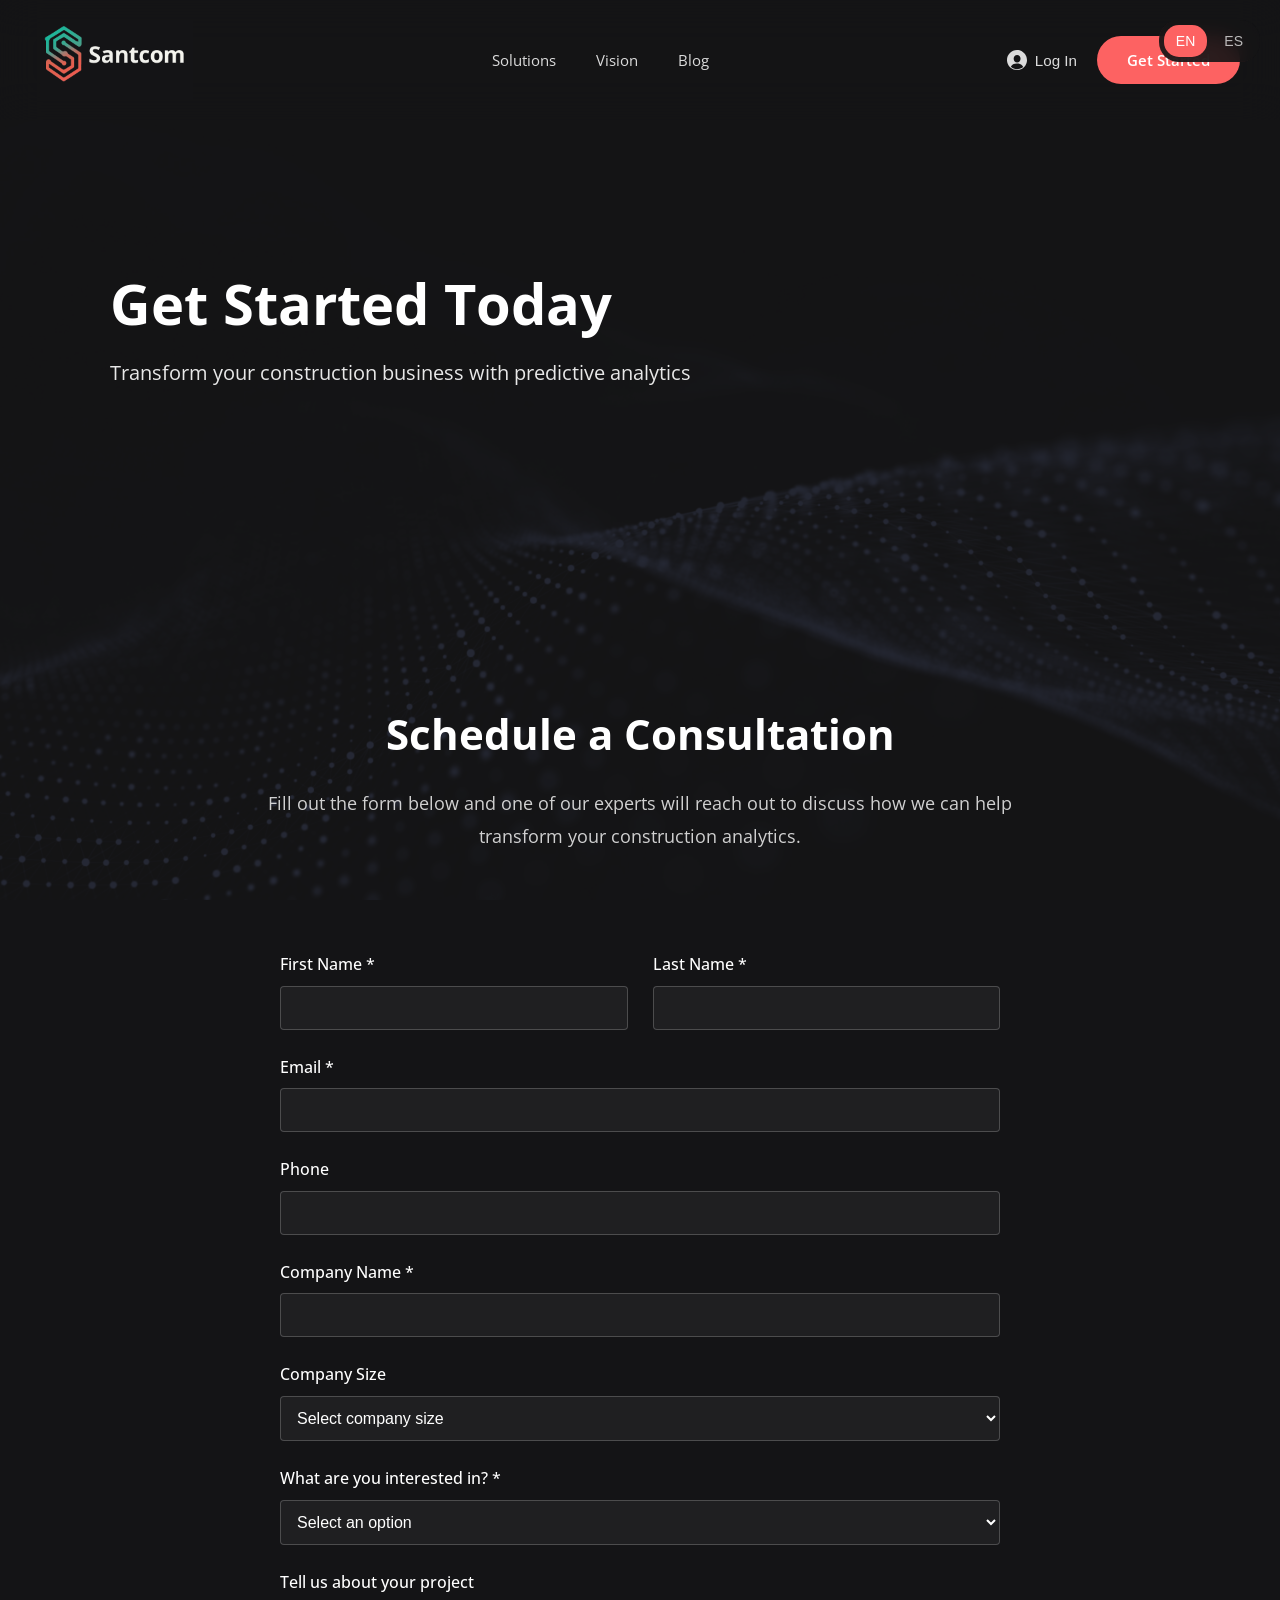
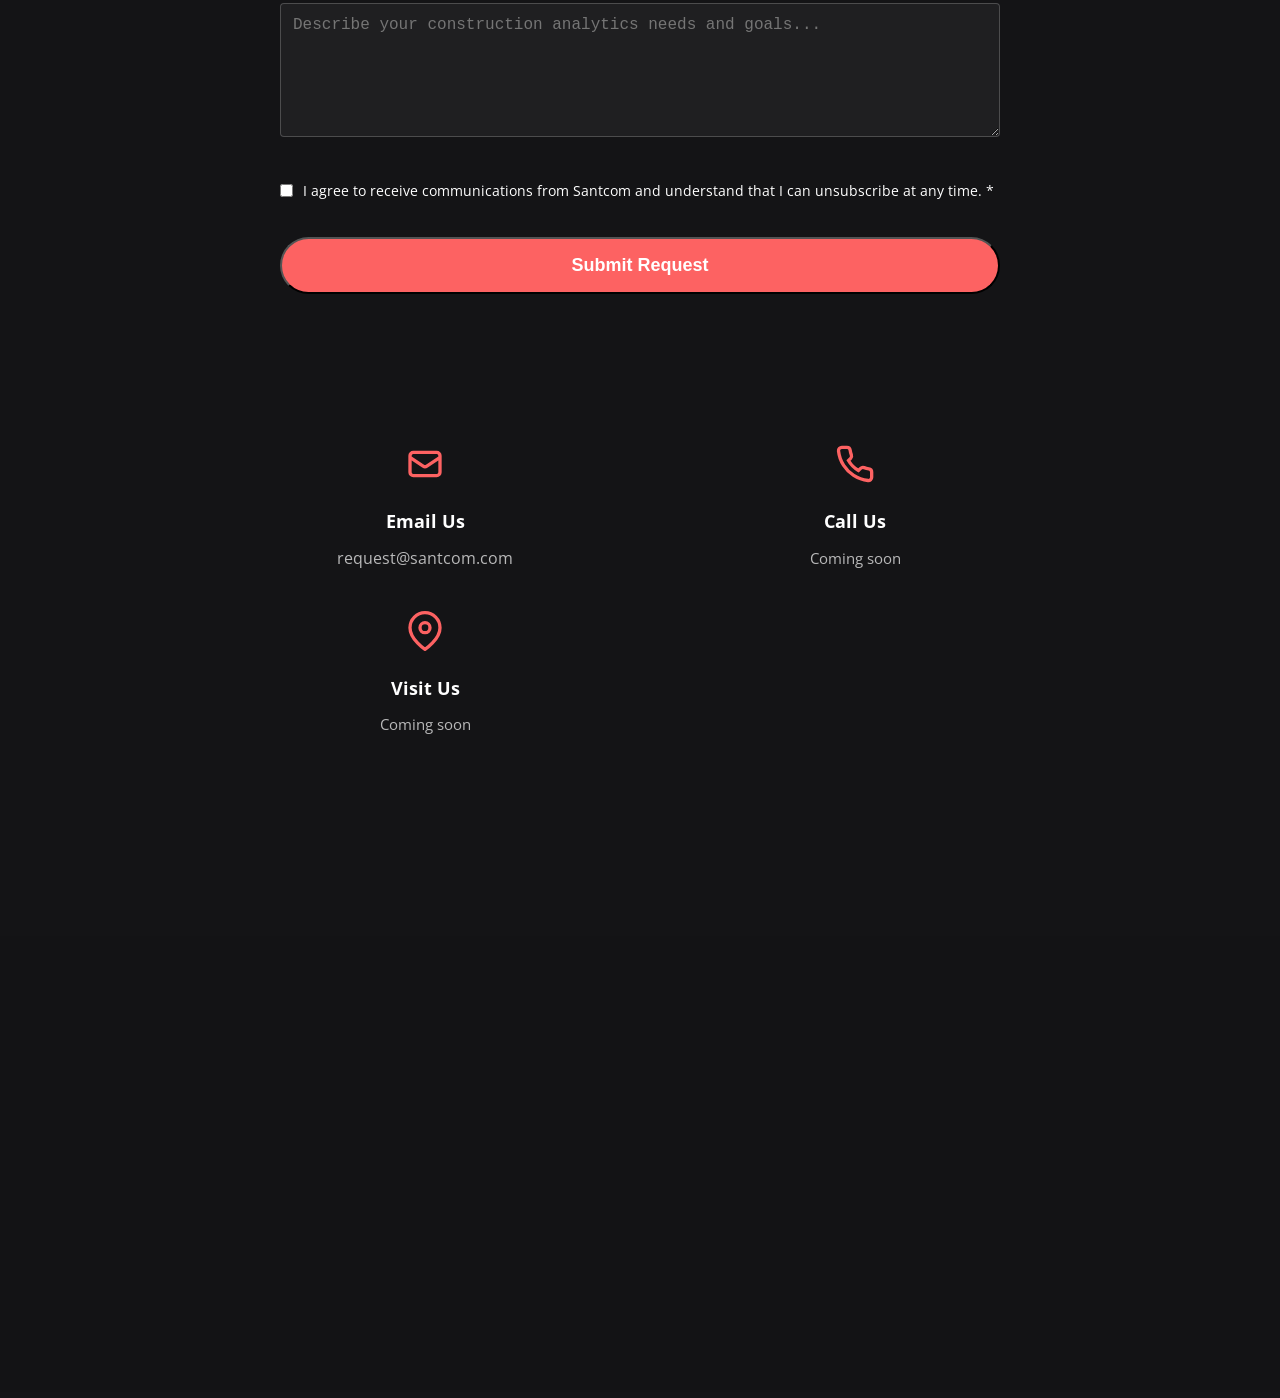
<file: pages/get-started.html>
<!DOCTYPE html>
<html lang="en">
<head>
    <meta charset="UTF-8">
    <meta name="viewport" content="width=device-width, initial-scale=1.0">
    <meta http-equiv="X-UA-Compatible" content="IE=edge">
    <meta name="description" content="Get started with Santcom's machine learning solutions for construction analytics. Contact us today for a consultation.">

    <title>Get Started | Santcom</title>

    <!-- Favicon -->
    <link rel="icon" href="https://www.wix.com/favicon.ico" type="image/x-icon">

    <!-- Google Fonts -->
    <link rel="preconnect" href="https://fonts.googleapis.com">
    <link rel="preconnect" href="https://fonts.gstatic.com" crossorigin>
    <link href="https://fonts.googleapis.com/css2?family=Poppins:wght@200;300;400;500;600;700&family=Open+Sans:wght@300;400;600;700&display=swap" rel="stylesheet">

    <!-- Main Stylesheet -->
    <link rel="stylesheet" href="../assets/css/main.css">
</head>
<body>
    <!-- Language Switcher -->
    <div class="language-switcher">
        <button id="lang-en" class="lang-btn active">EN</button>
        <button id="lang-es" class="lang-btn">ES</button>
    </div>

    <!-- Site Background -->
    <div class="site-background"></div>

    <!-- Site Content -->
    <div class="site-content">
        <!-- Header -->
        <header class="header">
            <div class="header-container">
                <div class="logo-section">
                    <a href="../index.html">
                        <img class="logo-icon" src="../assets/img/santcom_logo.png" alt="Santcom Logo">
                    </a>
                </div>

                <nav class="nav">
                    <a href="solutions.html">Solutions</a>
                    <a href="vision.html">Vision</a>
                    <a href="blog.html">Blog</a>
                </nav>

                <div class="header-actions">
                    <button class="login-btn">
                        <svg width="20" height="20" viewBox="0 0 50 50" fill="currentColor">
                            <path d="M25 48.077c-5.924 0-11.31-2.252-15.396-5.921 2.254-5.362 7.492-8.267 15.373-8.267 7.889 0 13.139 3.044 15.408 8.418-4.084 3.659-9.471 5.77-15.385 5.77m.278-35.3c4.927 0 8.611 3.812 8.611 8.878 0 5.21-3.875 9.456-8.611 9.456s-8.611-4.246-8.611-9.456c0-5.066 3.684-8.878 8.611-8.878M25 0C11.193 0 0 11.193 0 25c0 .915.056 1.816.152 2.705.032.295.091.581.133.873.085.589.173 1.176.298 1.751.073.338.169.665.256.997.135.515.273 1.027.439 1.529.114.342.243.675.37 1.01.18.476.369.945.577 1.406.149.331.308.657.472.98.225.446.463.883.714 1.313.182.312.365.619.56.922.272.423.56.832.856 1.237.207.284.41.568.629.841.325.408.671.796 1.02 1.182.22.244.432.494.662.728.405.415.833.801 1.265 1.186.173.154.329.325.507.475l.004-.011A24.886 24.886 0 0 0 25 50a24.881 24.881 0 0 0 16.069-5.861.126.126 0 0 1 .003.01c.172-.144.324-.309.49-.458.442-.392.88-.787 1.293-1.209.228-.232.437-.479.655-.72.352-.389.701-.78 1.028-1.191.218-.272.421-.556.627-.838.297-.405.587-.816.859-1.24a26.104 26.104 0 0 0 1.748-3.216c.208-.461.398-.93.579-1.406.127-.336.256-.669.369-1.012.167-.502.305-1.014.44-1.53.087-.332.183-.659.256-.996.126-.576.214-1.164.299-1.754.042-.292.101-.577.133-.872.095-.89.152-1.791.152-2.707C50 11.193 38.807 0 25 0"/>
                        </svg>
                        Log In
                    </button>
                    <a href="get-started.html" class="btn-get-started">Get Started</a>
                </div>
            </div>
        </header>

        <!-- Page Header -->
        <section class="hero" style="height: 300px;">
            <div class="hero-content">
                <h1 style="font-size: 56px;">Get Started Today</h1>
                <p class="hero-subtitle" style="font-size: 20px; margin-top: 20px;">Transform your construction business with predictive analytics</p>
            </div>
        </section>

        <!-- Contact Form Section -->
        <section class="section">
            <div style="max-width: 900px; margin: 0 auto; padding: 0 40px;">
                <div style="text-align: center; margin-bottom: 50px;">
                    <h2 style="font-size: 42px; margin-bottom: 20px;">Schedule a Consultation</h2>
                    <p style="font-size: 18px; line-height: 1.8; color: rgba(255,255,255,0.8);">
                        Fill out the form below and one of our experts will reach out to discuss how we can help transform your construction analytics.
                    </p>
                </div>

                <div class="feature-card scroll-animate" style="padding: 50px;">
                    <form id="contactForm" action="https://formsubmit.co/request@santcom.com" method="POST" style="display: grid; gap: 25px;"><input type="hidden" name="_subject" value="New Contact Form Submission - Santcom"><input type="hidden" name="_captcha" value="false"><input type="hidden" name="_next" value="https://santiagopr.github.io/santcom-website/pages/get-started.html?success=true">
                        <div style="display: grid; grid-template-columns: 1fr 1fr; gap: 25px;">
                            <div>
                                <label style="display: block; margin-bottom: 8px; font-weight: 500;">First Name *</label>
                                <input type="text" name="firstName" required style="width: 100%; padding: 12px; border-radius: 4px; border: 1px solid rgba(255,255,255,0.2); background: rgba(255,255,255,0.05); color: white; font-size: 16px;">
                            </div>
                            <div>
                                <label style="display: block; margin-bottom: 8px; font-weight: 500;">Last Name *</label>
                                <input type="text" name="lastName" required style="width: 100%; padding: 12px; border-radius: 4px; border: 1px solid rgba(255,255,255,0.2); background: rgba(255,255,255,0.05); color: white; font-size: 16px;">
                            </div>
                        </div>

                        <div>
                            <label style="display: block; margin-bottom: 8px; font-weight: 500;">Email *</label>
                            <input type="email" name="email" required style="width: 100%; padding: 12px; border-radius: 4px; border: 1px solid rgba(255,255,255,0.2); background: rgba(255,255,255,0.05); color: white; font-size: 16px;">
                        </div>

                        <div>
                            <label style="display: block; margin-bottom: 8px; font-weight: 500;">Phone</label>
                            <input type="tel" name="phone" style="width: 100%; padding: 12px; border-radius: 4px; border: 1px solid rgba(255,255,255,0.2); background: rgba(255,255,255,0.05); color: white; font-size: 16px;">
                        </div>

                        <div>
                            <label style="display: block; margin-bottom: 8px; font-weight: 500;">Company Name *</label>
                            <input type="text" name="company" required style="width: 100%; padding: 12px; border-radius: 4px; border: 1px solid rgba(255,255,255,0.2); background: rgba(255,255,255,0.05); color: white; font-size: 16px;">
                        </div>

                        <div>
                            <label style="display: block; margin-bottom: 8px; font-weight: 500;">Company Size</label>
                            <select name="companySize" style="width: 100%; padding: 12px; border-radius: 4px; border: 1px solid rgba(255,255,255,0.2); background: rgba(255,255,255,0.05); color: white; font-size: 16px;">
                                <option value="">Select company size</option>
                                <option value="1-10">1-10 employees</option>
                                <option value="11-50">11-50 employees</option>
                                <option value="51-200">51-200 employees</option>
                                <option value="201-500">201-500 employees</option>
                                <option value="500+">500+ employees</option>
                            </select>
                        </div>

                        <div>
                            <label style="display: block; margin-bottom: 8px; font-weight: 500;">What are you interested in? *</label>
                            <select name="interest" required style="width: 100%; padding: 12px; border-radius: 4px; border: 1px solid rgba(255,255,255,0.2); background: rgba(255,255,255,0.05); color: white; font-size: 16px;">
                                <option value="">Select an option</option>
                                <option value="predictive-models">Predictive Analytics Models</option>
                                <option value="data-management">Data Structuring & Management</option>
                                <option value="training-programs">Training Programs</option>
                                <option value="consulting">Consulting Services</option>
                                <option value="other">Other</option>
                            </select>
                        </div>

                        <div>
                            <label style="display: block; margin-bottom: 8px; font-weight: 500;">Tell us about your project</label>
                            <textarea name="message" rows="6" style="width: 100%; padding: 12px; border-radius: 4px; border: 1px solid rgba(255,255,255,0.2); background: rgba(255,255,255,0.05); color: white; font-size: 16px; resize: vertical;" placeholder="Describe your construction analytics needs and goals..."></textarea>
                        </div>

                        <div style="margin-top: 10px;">
                            <label style="display: flex; align-items: start; cursor: pointer;">
                                <input type="checkbox" required style="margin-right: 10px; margin-top: 4px;">
                                <span style="font-size: 14px; line-height: 1.6;">
                                    I agree to receive communications from Santcom and understand that I can unsubscribe at any time. *
                                </span>
                            </label>
                        </div>

                        <button type="submit" class="btn-primary" style="width: 100%; padding: 16px; font-size: 18px; margin-top: 10px;">
                            Submit Request
                        </button>
                    </form>

                    <div id="formSuccess" style="display: none; text-align: center; padding: 40px;">
                        <svg width="60" height="60" viewBox="0 0 60 60" style="margin-bottom: 20px;">
                            <circle cx="30" cy="30" r="28" fill="#FD6262" opacity="0.2"/>
                            <path d="M20 30 L26 36 L40 22" stroke="#FD6262" stroke-width="3" fill="none" stroke-linecap="round" stroke-linejoin="round"/>
                        </svg>
                        <h3 style="font-size: 28px; margin-bottom: 15px;">Thank You!</h3>
                        <p style="font-size: 16px; line-height: 1.6; color: rgba(255,255,255,0.8);">
                            Your request has been submitted successfully. One of our team members will contact you within 24-48 hours.
                        </p>
                    </div>
                </div>
            </div>
        </section>

        <!-- Contact Info Section -->
        <section class="section" style="padding-top: 0;">
            <div style="max-width: 900px; margin: 0 auto; padding: 0 40px;">
                <div style="display: grid; grid-template-columns: repeat(auto-fit, minmax(250px, 1fr)); gap: 40px; text-align: center;">
                    <div class="scroll-animate">
                        <svg width="40" height="40" viewBox="0 0 24 24" fill="none" stroke="#FD6262" stroke-width="2" style="margin: 0 auto 15px;">
                            <path d="M3 8l7.89 5.26a2 2 0 002.22 0L21 8M5 19h14a2 2 0 002-2V7a2 2 0 00-2-2H5a2 2 0 00-2 2v10a2 2 0 002 2z"/>
                        </svg>
                        <h4 style="margin-bottom: 10px; font-size: 18px;">Email Us</h4>
                        <a href="mailto:request@santcom.com" style="color: rgba(255,255,255,0.7); text-decoration: none;">request@santcom.com</a>
                    </div>

                    <div class="scroll-animate">
                        <svg width="40" height="40" viewBox="0 0 24 24" fill="none" stroke="#FD6262" stroke-width="2" style="margin: 0 auto 15px;">
                            <path d="M22 16.92v3a2 2 0 01-2.18 2 19.79 19.79 0 01-8.63-3.07 19.5 19.5 0 01-6-6 19.79 19.79 0 01-3.07-8.67A2 2 0 014.11 2h3a2 2 0 012 1.72 12.84 12.84 0 00.7 2.81 2 2 0 01-.45 2.11L8.09 9.91a16 16 0 006 6l1.27-1.27a2 2 0 012.11-.45 12.84 12.84 0 002.81.7A2 2 0 0122 16.92z"/>
                        </svg>
                        <h4 style="margin-bottom: 10px; font-size: 18px;">Call Us</h4>
                        <p style="color: rgba(255,255,255,0.7); font-size: 15px;">Coming soon</p>
                    </div>

                    <div class="scroll-animate">
                        <svg width="40" height="40" viewBox="0 0 24 24" fill="none" stroke="#FD6262" stroke-width="2" style="margin: 0 auto 15px;">
                            <path d="M21 10c0 7-9 13-9 13s-9-6-9-13a9 9 0 0118 0z"/>
                            <circle cx="12" cy="10" r="3"/>
                        </svg>
                        <h4 style="margin-bottom: 10px; font-size: 18px;">Visit Us</h4>
                        <p style="color: rgba(255,255,255,0.7); font-size: 15px;">Coming soon</p>
                    </div>
                </div>
            </div>
        </section>

        <!-- Footer -->
        <footer class="footer">
            <div class="footer-content">
                <div class="footer-col footer-logo-col">
                    <div class="footer-logo">
                        <img src="../assets/img/santcom_logo.png" alt="Santcom Logo">
                    </div>
                    
                    <p class="footer-contact">request@santcom.com</p>
                    
                </div>
                <div class="footer-col">
                    <h4>Pages</h4>
                    <a href="../index.html">Home</a>
                    <a href="solutions.html">Solutions</a>
                    <a href="vision.html">Vision</a>
                    <a href="blog.html">Blog</a>
                </div>
                <div class="footer-col">
                    <h4>Resources</h4>
                    <a href="#">Insights</a>
                    <a href="#">Resources</a>
                    <a href="get-started.html">Get Started</a>
                </div>
                <div class="footer-col">
                    <h4>Subscribe to Our Newsletter</h4>
                    <form class="newsletter-form">
                        <input type="email" placeholder="Email" required>
                        <label>
                            <input type="checkbox" required>
                            <span>Yes, subscribe me to your newsletter.</span>
                        </label>
                        <button type="submit" class="btn-submit">Submit</button>
                    </form>
                    <div class="social-links">
                        <h5>Follow Us On:</h5>
                        <div class="social-icons">
                            <a href="#" aria-label="LinkedIn"><img src="../assets/img/linkedin.png" alt="LinkedIn" width="25" height="25"></a>
                            <a href="#" aria-label="Facebook"><img src="../assets/img/facebook.png" alt="Facebook" width="25" height="25"></a>
                            <a href="#" aria-label="Twitter"><img src="../assets/img/twitter.png" alt="Twitter" width="25" height="25"></a>
                        </div>
                    </div>
                </div>
            </div>
            <div class="footer-bottom">
                <p>&copy; 2025 by Santcom</p>
            </div>
        </footer>
    </div>

    <!-- Scripts -->
    <script src="../assets/js/main.js"></script>
    <script>
        // Contact form handling
        document.getElementById('contactForm').addEventListener('submit', function(e) {
            e.preventDefault();

            // Show success message
            document.getElementById('contactForm').style.display = 'none';
            document.getElementById('formSuccess').style.display = 'block';

            // In a real implementation, this would submit the form data to a backend
            console.log('Form submitted:', new FormData(this));
        });
    </script>
</body>
</html>
</file>
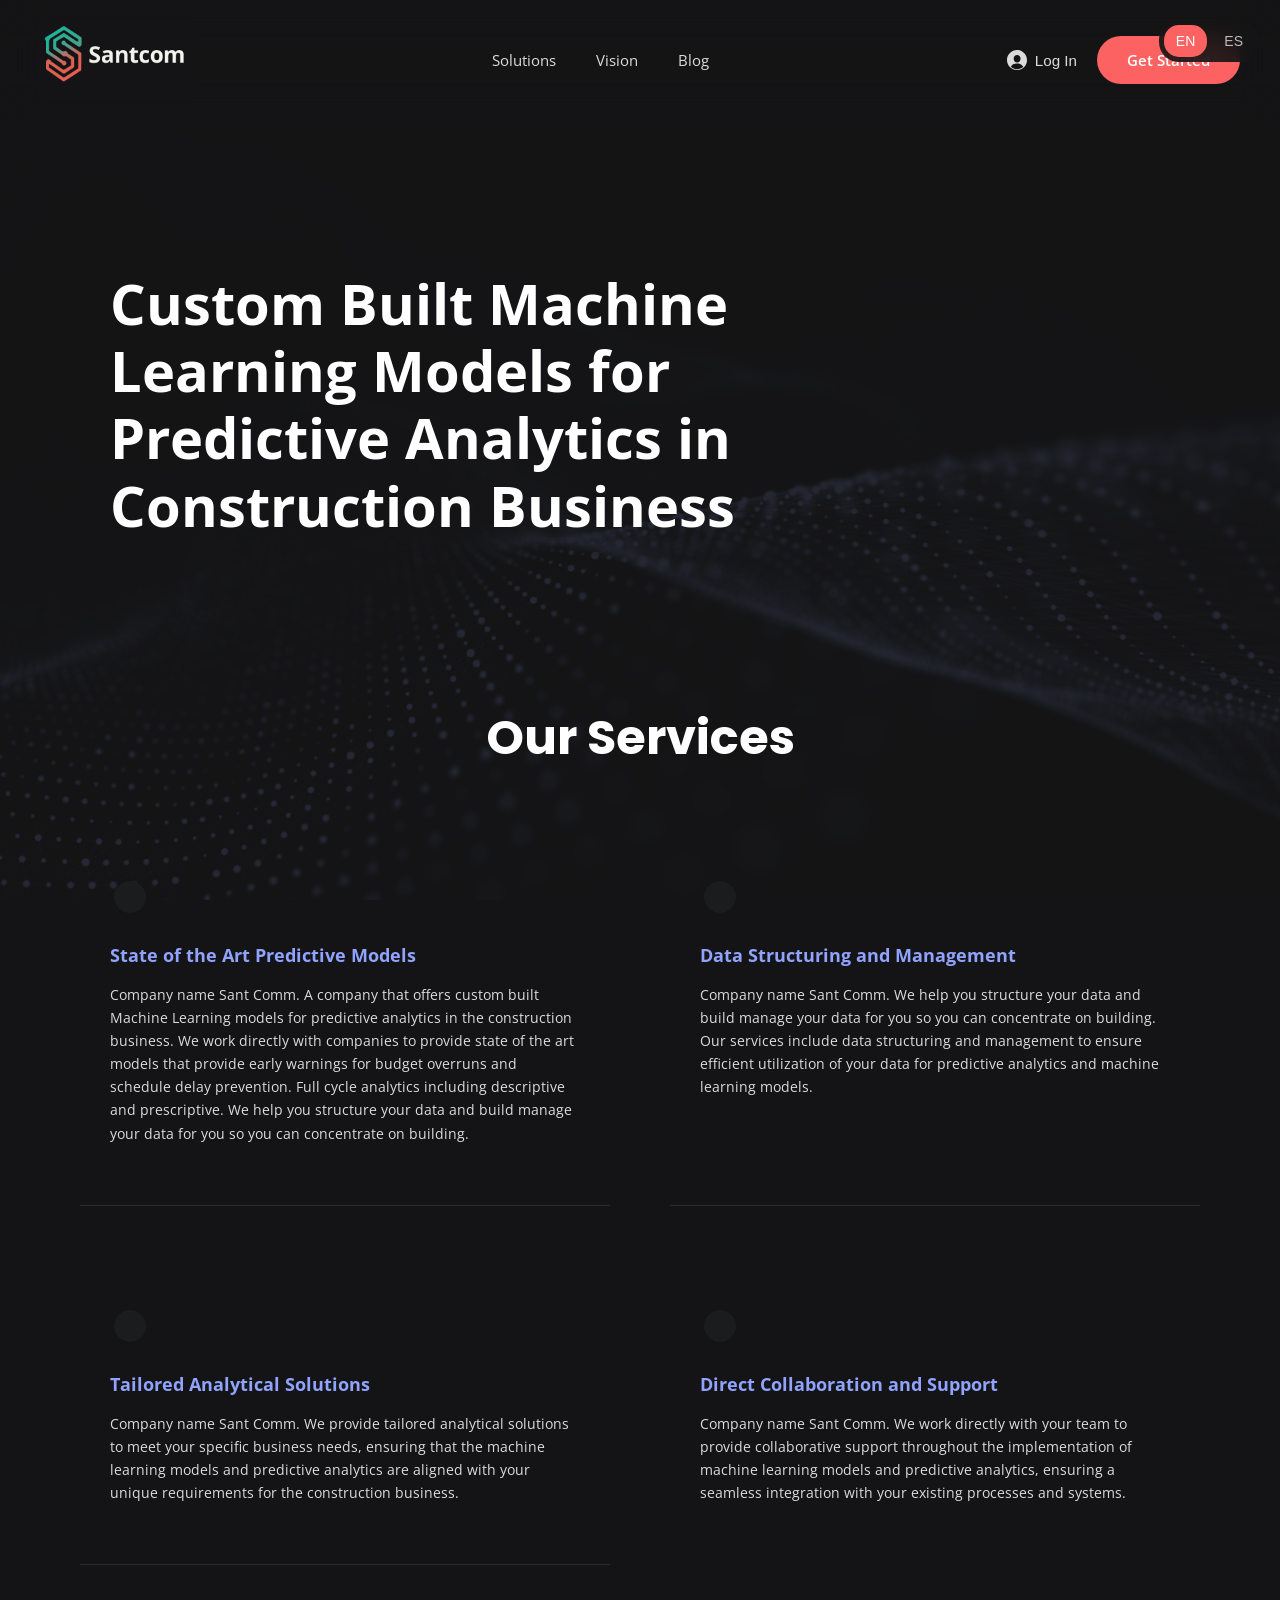
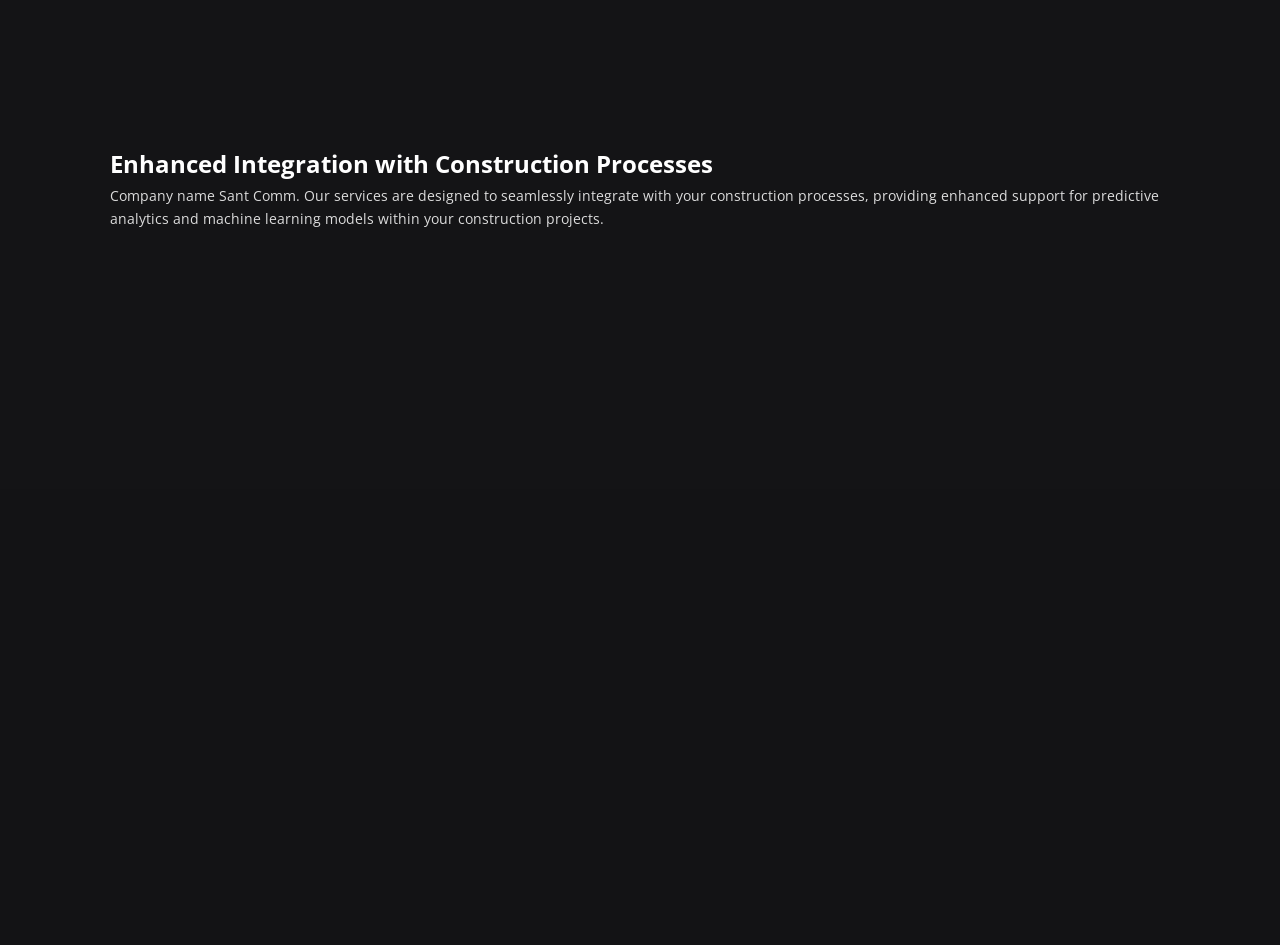
<file: pages/solutions.html>
<!DOCTYPE html>
<html lang="en">
<head>
    <meta charset="UTF-8">
    <meta name="viewport" content="width=device-width, initial-scale=1.0">
    <meta http-equiv="X-UA-Compatible" content="IE=edge">
    <meta name="description" content="Our custom built Machine Learning models for predictive analytics in construction - State of the art solutions for budget and schedule management.">

    <title>Solutions | Santcom</title>

    <!-- Favicon -->
    <link rel="icon" href="https://www.wix.com/favicon.ico" type="image/x-icon">

    <!-- Google Fonts -->
    <link rel="preconnect" href="https://fonts.googleapis.com">
    <link rel="preconnect" href="https://fonts.gstatic.com" crossorigin>
    <link href="https://fonts.googleapis.com/css2?family=Poppins:wght@200;300;400;500;600;700&family=Open+Sans:wght@300;400;600;700&display=swap" rel="stylesheet">

    <!-- Main Stylesheet -->
    <link rel="stylesheet" href="../assets/css/main.css">
</head>
<body>
    <!-- Language Switcher -->
    <div class="language-switcher">
        <button id="lang-en" class="lang-btn active">EN</button>
        <button id="lang-es" class="lang-btn">ES</button>
    </div>

    <!-- Site Background -->
    <div class="site-background"></div>

    <!-- Site Content -->
    <div class="site-content">
        <!-- Header -->
        <header class="header">
            <div class="header-container">
                <div class="logo-section">
                    <a href="../index.html">
                        <img class="logo-icon" src="../assets/img/santcom_logo.png" alt="Santcom Logo">
                    </a>
                </div>

                <nav class="nav">
                    <a href="solutions.html">Solutions</a>
                    <a href="vision.html">Vision</a>
                    <a href="blog.html">Blog</a>
                </nav>

                <div class="header-actions">
                    <button class="login-btn">
                        <svg width="20" height="20" viewBox="0 0 50 50" fill="currentColor">
                            <path d="M25 48.077c-5.924 0-11.31-2.252-15.396-5.921 2.254-5.362 7.492-8.267 15.373-8.267 7.889 0 13.139 3.044 15.408 8.418-4.084 3.659-9.471 5.77-15.385 5.77m.278-35.3c4.927 0 8.611 3.812 8.611 8.878 0 5.21-3.875 9.456-8.611 9.456s-8.611-4.246-8.611-9.456c0-5.066 3.684-8.878 8.611-8.878M25 0C11.193 0 0 11.193 0 25c0 .915.056 1.816.152 2.705.032.295.091.581.133.873.085.589.173 1.176.298 1.751.073.338.169.665.256.997.135.515.273 1.027.439 1.529.114.342.243.675.37 1.01.18.476.369.945.577 1.406.149.331.308.657.472.98.225.446.463.883.714 1.313.182.312.365.619.56.922.272.423.56.832.856 1.237.207.284.41.568.629.841.325.408.671.796 1.02 1.182.22.244.432.494.662.728.405.415.833.801 1.265 1.186.173.154.329.325.507.475l.004-.011A24.886 24.886 0 0 0 25 50a24.881 24.881 0 0 0 16.069-5.861.126.126 0 0 1 .003.01c.172-.144.324-.309.49-.458.442-.392.88-.787 1.293-1.209.228-.232.437-.479.655-.72.352-.389.701-.78 1.028-1.191.218-.272.421-.556.627-.838.297-.405.587-.816.859-1.24a26.104 26.104 0 0 0 1.748-3.216c.208-.461.398-.93.579-1.406.127-.336.256-.669.369-1.012.167-.502.305-1.014.44-1.53.087-.332.183-.659.256-.996.126-.576.214-1.164.299-1.754.042-.292.101-.577.133-.872.095-.89.152-1.791.152-2.707C50 11.193 38.807 0 25 0"/>
                        </svg>
                        Log In
                    </button>
                    <a href="get-started.html" class="btn-get-started">Get Started</a>
                </div>
            </div>
        </header>

        <!-- Page Header -->
        <section class="hero" style="height: 400px;">
            <div class="hero-content">
                <h1 style="font-size: 56px;">Custom Built Machine Learning Models for Predictive Analytics in Construction Business</h1>
            </div>
        </section>

        <!-- Services Section -->
        <section class="section">
            <div style="text-align: center; margin-bottom: 60px;">
                <h2 style="font-size: 48px; font-family: 'Poppins', sans-serif; font-weight: 700;">Our Services</h2>
            </div>

            <div style="display: grid; grid-template-columns: repeat(2, 1fr); gap: 60px; padding: 0 40px; max-width: 1400px; margin: 0 auto;">
                <!-- Service 1 -->
                <div class="feature-card scroll-animate">
                    <div class="feature-icon">
                        <svg width="40" height="40" viewBox="0 0 100 100" xmlns="http://www.w3.org/2000/svg">
                            <circle cx="50" cy="50" r="40" fill="#1B1C1E"/>
                        </svg>
                    </div>
                    <h3>State of the Art Predictive Models</h3>
                    <p>Company name Sant Comm. A company that offers custom built Machine Learning models for predictive analytics in the construction business. We work directly with companies to provide state of the art models that provide early warnings for budget overruns and schedule delay prevention. Full cycle analytics including descriptive and prescriptive. We help you structure your data and build manage your data for you so you can concentrate on building.</p>
                </div>

                <!-- Service 2 -->
                <div class="feature-card scroll-animate">
                    <div class="feature-icon">
                        <svg width="40" height="40" viewBox="0 0 100 100" xmlns="http://www.w3.org/2000/svg">
                            <circle cx="50" cy="50" r="40" fill="#1B1C1E"/>
                        </svg>
                    </div>
                    <h3>Data Structuring and Management</h3>
                    <p>Company name Sant Comm. We help you structure your data and build manage your data for you so you can concentrate on building. Our services include data structuring and management to ensure efficient utilization of your data for predictive analytics and machine learning models.</p>
                </div>

                <!-- Service 3 -->
                <div class="feature-card scroll-animate">
                    <div class="feature-icon">
                        <svg width="40" height="40" viewBox="0 0 100 100" xmlns="http://www.w3.org/2000/svg">
                            <circle cx="50" cy="50" r="40" fill="#1B1C1E"/>
                        </svg>
                    </div>
                    <h3>Tailored Analytical Solutions</h3>
                    <p>Company name Sant Comm. We provide tailored analytical solutions to meet your specific business needs, ensuring that the machine learning models and predictive analytics are aligned with your unique requirements for the construction business.</p>
                </div>

                <!-- Service 4 -->
                <div class="feature-card scroll-animate">
                    <div class="feature-icon">
                        <svg width="40" height="40" viewBox="0 0 100 100" xmlns="http://www.w3.org/2000/svg">
                            <circle cx="50" cy="50" r="40" fill="#1B1C1E"/>
                        </svg>
                    </div>
                    <h3>Direct Collaboration and Support</h3>
                    <p>Company name Sant Comm. We work directly with your team to provide collaborative support throughout the implementation of machine learning models and predictive analytics, ensuring a seamless integration with your existing processes and systems.</p>
                </div>
            </div>
        </section>

        <!-- Integration Section -->
        <section class="section">
            <div style="max-width: 1200px; margin: 0 auto; padding: 0 40px;">
                <div class="feature-card scroll-animate">
                    <h2>Enhanced Integration with Construction Processes</h2>
                    <p>Company name Sant Comm. Our services are designed to seamlessly integrate with your construction processes, providing enhanced support for predictive analytics and machine learning models within your construction projects.</p>
                </div>
            </div>
        </section>

        <!-- Footer -->
        <footer class="footer">
            <div class="footer-content">
                <div class="footer-col footer-logo-col">
                    <div class="footer-logo">
                        <img src="../assets/img/santcom_logo.png" alt="Santcom Logo">
                    </div>
                    
                    <p class="footer-contact">request@santcom.com</p>
                    
                </div>
                <div class="footer-col">
                    <h4>Pages</h4>
                    <a href="../index.html">Home</a>
                    <a href="solutions.html">Solutions</a>
                    <a href="vision.html">Vision</a>
                    <a href="blog.html">Blog</a>
                </div>
                <div class="footer-col">
                    <h4>Resources</h4>
                    <a href="#">Insights</a>
                    <a href="#">Resources</a>
                    <a href="get-started.html">Get Started</a>
                </div>
                <div class="footer-col">
                    <h4>Subscribe to Our Newsletter</h4>
                    <form class="newsletter-form">
                        <input type="email" placeholder="Email" required>
                        <label>
                            <input type="checkbox" required>
                            <span>Yes, subscribe me to your newsletter.</span>
                        </label>
                        <button type="submit" class="btn-submit">Submit</button>
                    </form>
                    <div class="social-links">
                        <h5>Follow Us On:</h5>
                        <div class="social-icons">
                            <a href="#" aria-label="LinkedIn"><img src="../assets/img/linkedin.png" alt="LinkedIn" width="25" height="25"></a>
                            <a href="#" aria-label="Facebook"><img src="../assets/img/facebook.png" alt="Facebook" width="25" height="25"></a>
                            <a href="#" aria-label="Twitter"><img src="../assets/img/twitter.png" alt="Twitter" width="25" height="25"></a>
                        </div>
                    </div>
                </div>
            </div>
            <div class="footer-bottom">
                <p>&copy; 2025 by Santcom</p>
            </div>
        </footer>
    </div>

    <!-- Scripts -->
    <script src="../assets/js/main.js"></script>
</body>
</html>
</file>
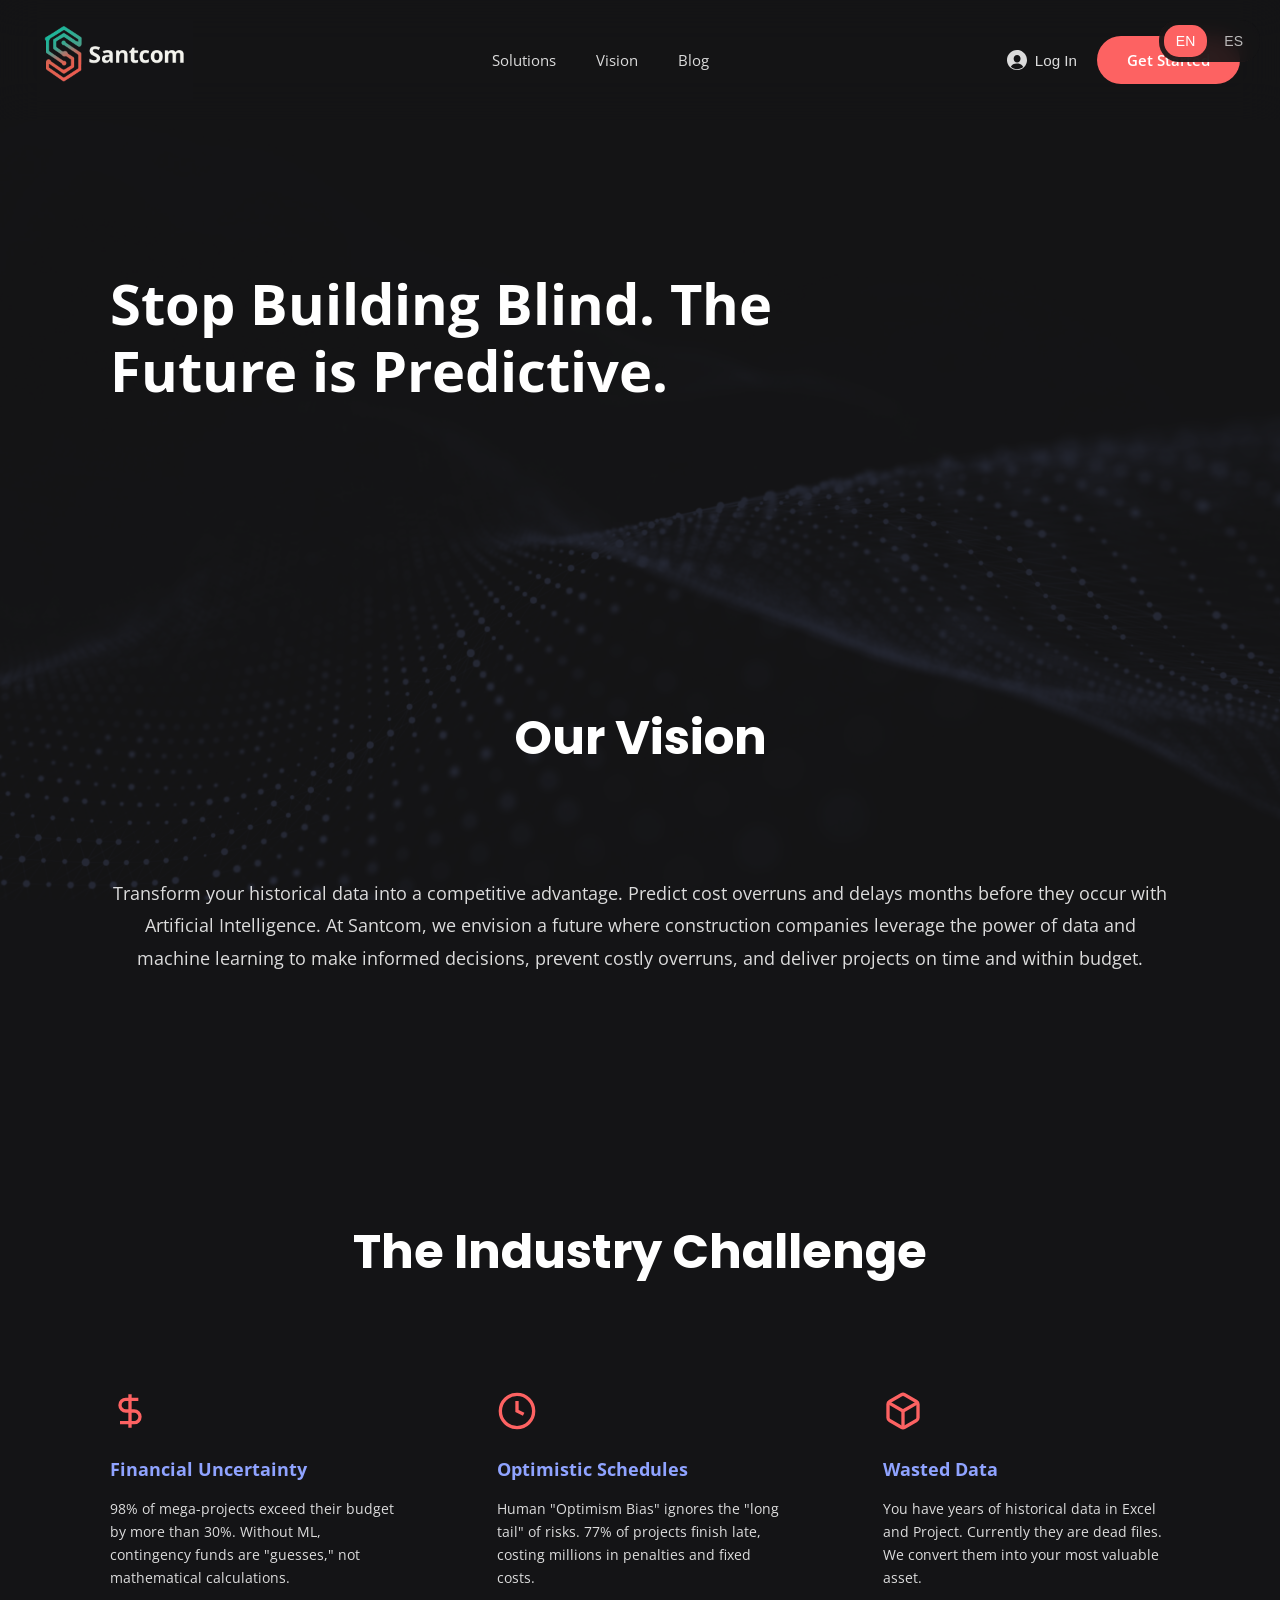
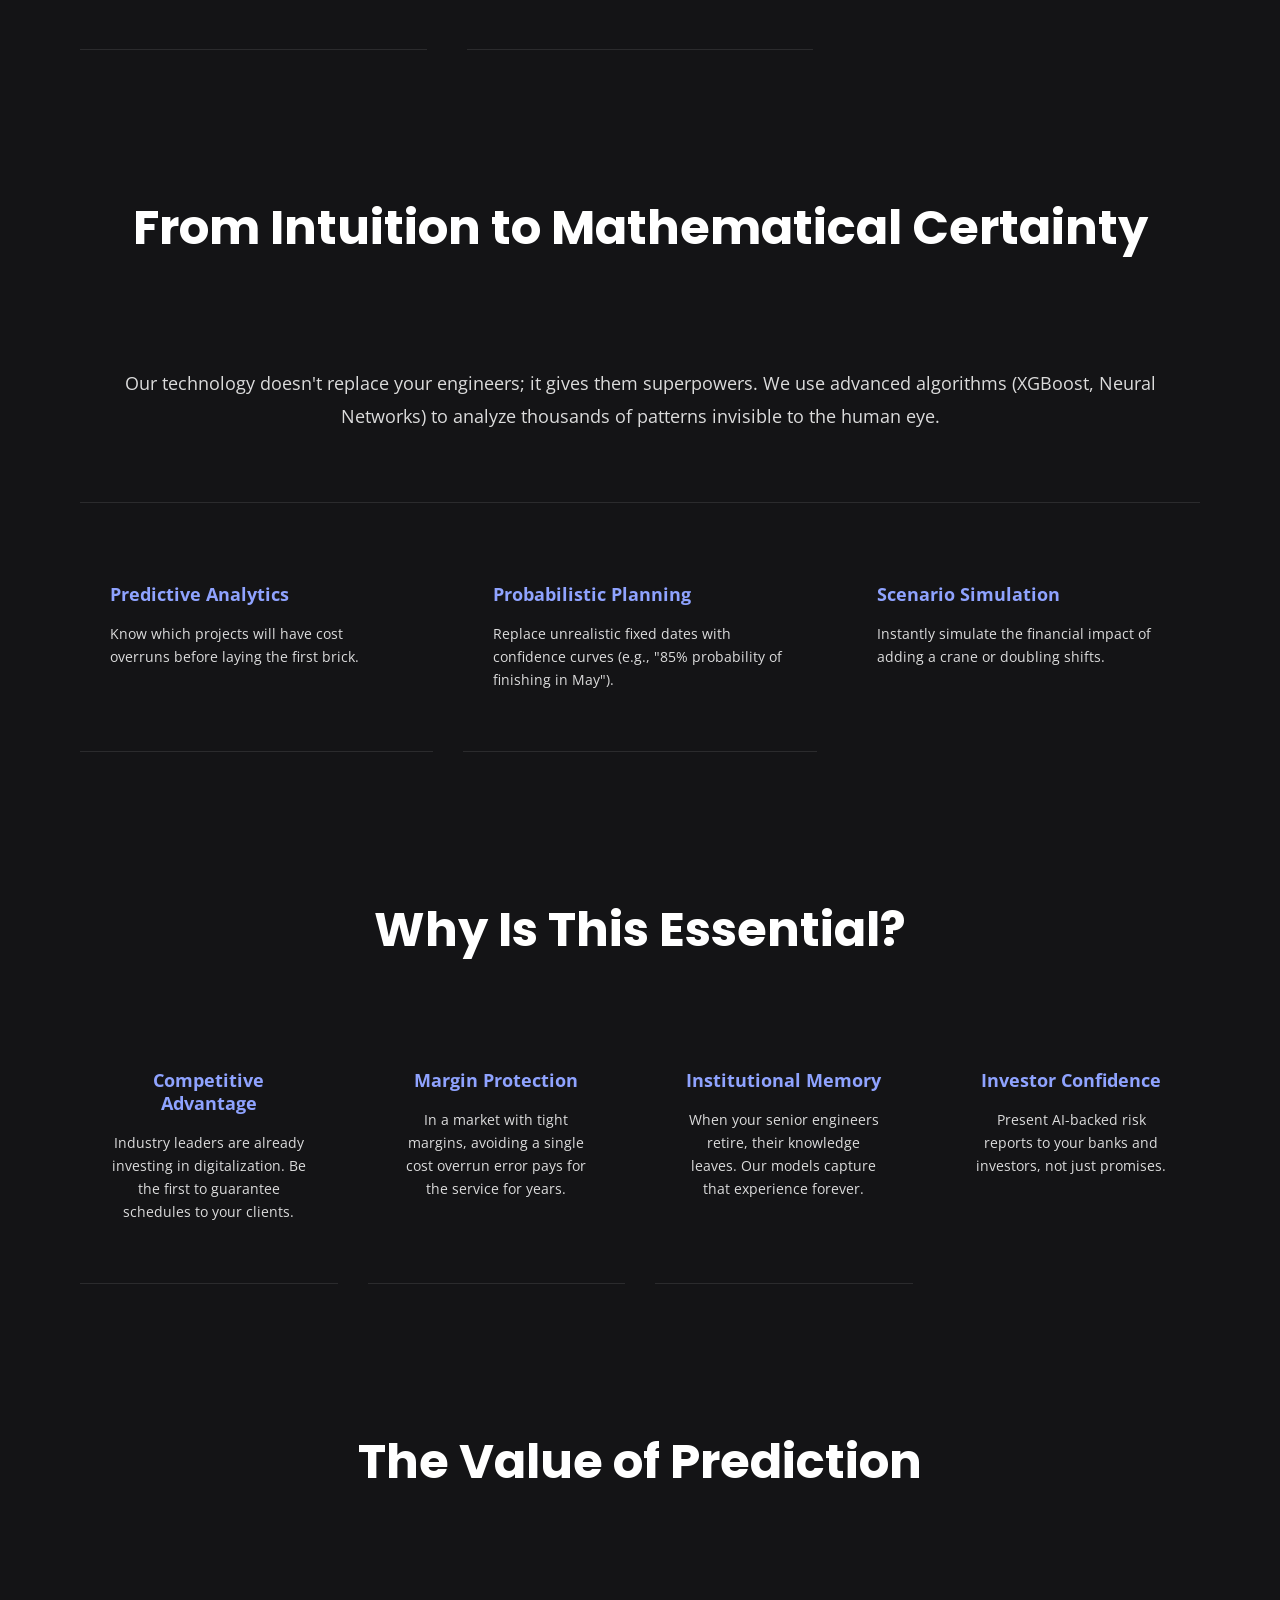
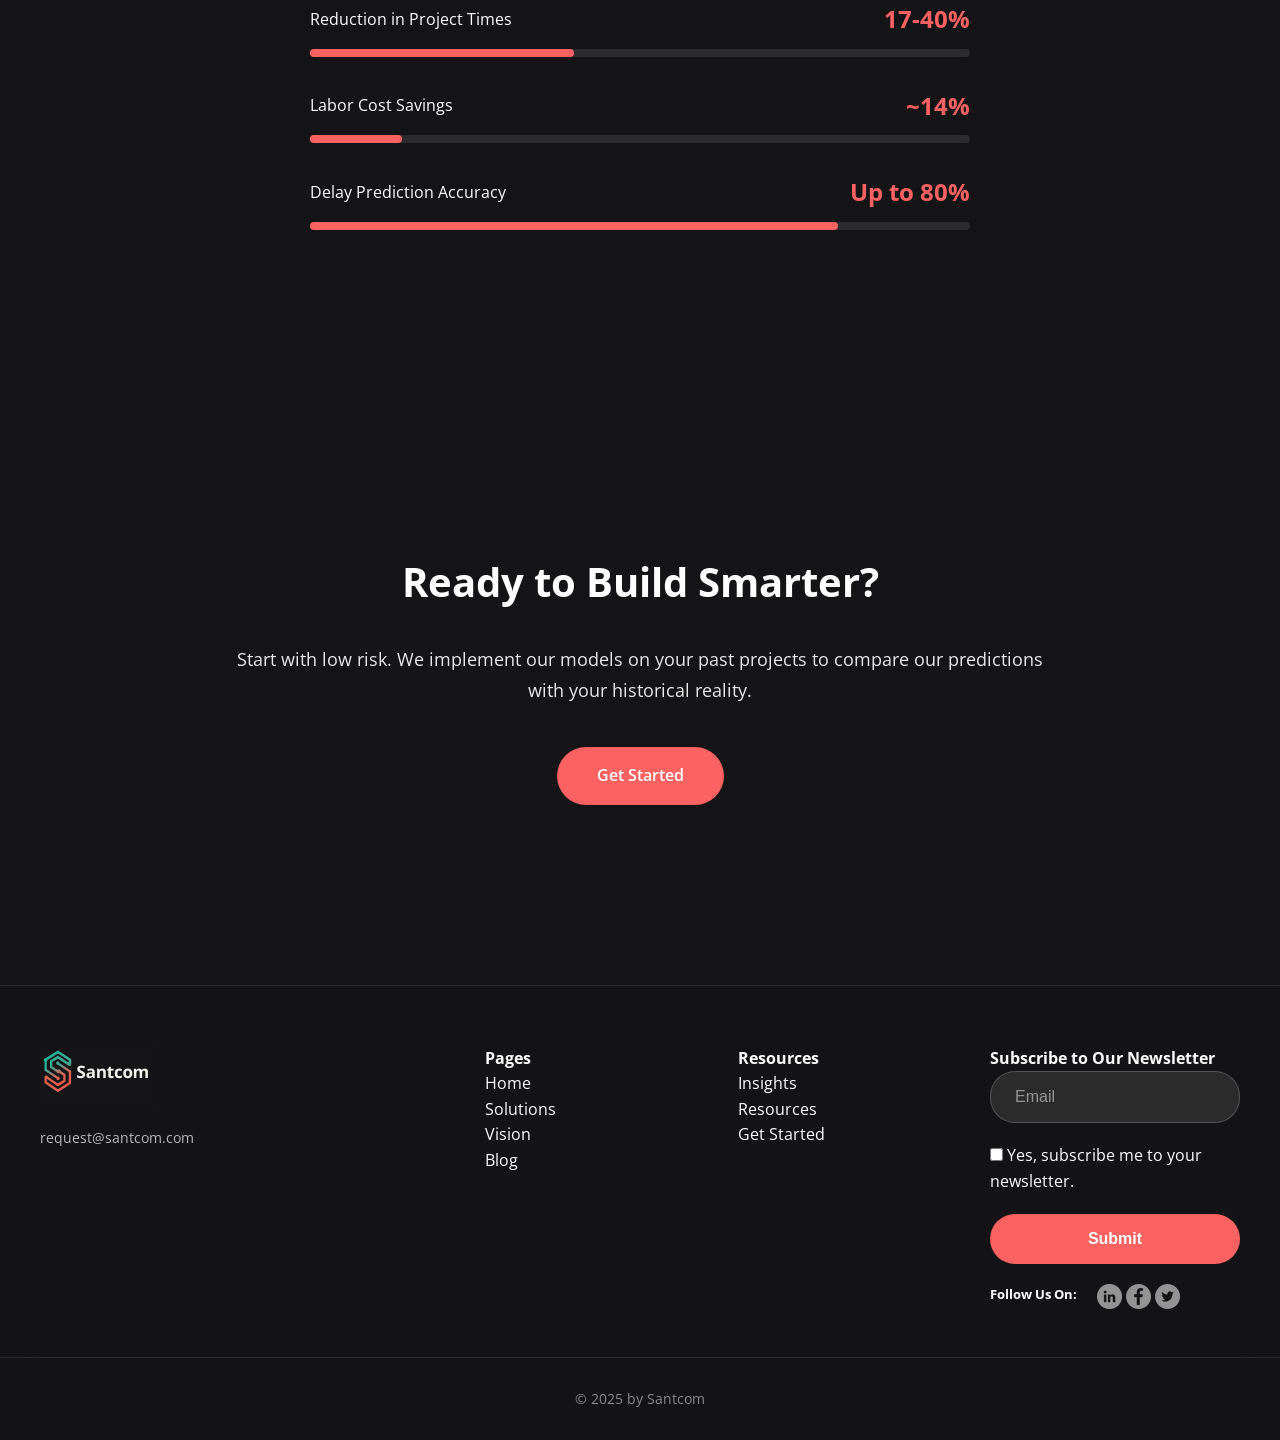
<file: pages/vision.html>
<!DOCTYPE html>
<html lang="en">
<head>
    <meta charset="UTF-8">
    <meta name="viewport" content="width=device-width, initial-scale=1.0">
    <meta http-equiv="X-UA-Compatible" content="IE=edge">
    <meta name="description" content="Learn about Santcom's vision and mission in revolutionizing construction analytics through machine learning.">

    <title>Vision | Santcom</title>

    <!-- Favicon -->
    <link rel="icon" href="https://www.wix.com/favicon.ico" type="image/x-icon">

    <!-- Google Fonts -->
    <link rel="preconnect" href="https://fonts.googleapis.com">
    <link rel="preconnect" href="https://fonts.gstatic.com" crossorigin>
    <link href="https://fonts.googleapis.com/css2?family=Poppins:wght@200;300;400;500;600;700&family=Open+Sans:wght@300;400;600;700&display=swap" rel="stylesheet">

    <!-- Main Stylesheet -->
    <link rel="stylesheet" href="../assets/css/main.css?v=04">
</head>
<body>
    <!-- Language Switcher -->
    <div class="language-switcher">
        <button id="lang-en" class="lang-btn active">EN</button>
        <button id="lang-es" class="lang-btn">ES</button>
    </div>

    <!-- Site Background -->
    <div class="site-background"></div>

    <!-- Site Content -->
    <div class="site-content">
        <!-- Header -->
        <header class="header">
            <div class="header-container">
                <div class="logo-section">
                    <a href="../index.html">
                        <img class="logo-icon" src="../assets/img/santcom_logo.png" alt="Santcom Logo">
                    </a>
                </div>

                <nav class="nav">
                    <a href="solutions.html">Solutions</a>
                    <a href="vision.html">Vision</a>
                    <a href="blog.html">Blog</a>
                </nav>

                <div class="header-actions">
                    <button class="login-btn">
                        <svg width="20" height="20" viewBox="0 0 50 50" fill="currentColor">
                            <path d="M25 48.077c-5.924 0-11.31-2.252-15.396-5.921 2.254-5.362 7.492-8.267 15.373-8.267 7.889 0 13.139 3.044 15.408 8.418-4.084 3.659-9.471 5.77-15.385 5.77m.278-35.3c4.927 0 8.611 3.812 8.611 8.878 0 5.21-3.875 9.456-8.611 9.456s-8.611-4.246-8.611-9.456c0-5.066 3.684-8.878 8.611-8.878M25 0C11.193 0 0 11.193 0 25c0 .915.056 1.816.152 2.705.032.295.091.581.133.873.085.589.173 1.176.298 1.751.073.338.169.665.256.997.135.515.273 1.027.439 1.529.114.342.243.675.37 1.01.18.476.369.945.577 1.406.149.331.308.657.472.98.225.446.463.883.714 1.313.182.312.365.619.56.922.272.423.56.832.856 1.237.207.284.41.568.629.841.325.408.671.796 1.02 1.182.22.244.432.494.662.728.405.415.833.801 1.265 1.186.173.154.329.325.507.475l.004-.011A24.886 24.886 0 0 0 25 50a24.881 24.881 0 0 0 16.069-5.861.126.126 0 0 1 .003.01c.172-.144.324-.309.49-.458.442-.392.88-.787 1.293-1.209.228-.232.437-.479.655-.72.352-.389.701-.78 1.028-1.191.218-.272.421-.556.627-.838.297-.405.587-.816.859-1.24a26.104 26.104 0 0 0 1.748-3.216c.208-.461.398-.93.579-1.406.127-.336.256-.669.369-1.012.167-.502.305-1.014.44-1.53.087-.332.183-.659.256-.996.126-.576.214-1.164.299-1.754.042-.292.101-.577.133-.872.095-.89.152-1.791.152-2.707C50 11.193 38.807 0 25 0"/>
                        </svg>
                        Log In
                    </button>
                    <a href="get-started.html" class="btn-get-started">Get Started</a>
                </div>
            </div>
        </header>

        <!-- Page Header -->
        <section class="hero" style="height: 400px;">
            <div class="hero-content">
                <h1 class="vision-hero-title" style="font-size: 56px;">Stop Building Blind. The Future is Predictive.</h1>
            </div>
        </section>

        <!-- Our Vision Section -->
        <section class="section">
            <div style="text-align: center; margin-bottom: 60px;">
                <h2 class="vision-section-title" style="font-size: 48px; font-family: 'Poppins', sans-serif; font-weight: 700;">Our Vision</h2>
            </div>

            <div style="max-width: 1200px; margin: 0 auto; padding: 0 40px;">
                <div class="feature-card scroll-animate" style="max-width: 100%; margin-bottom: 40px;">
                    <p class="vision-main-text" style="font-size: 18px; line-height: 1.8; text-align: center;">
                        Transform your historical data into a competitive advantage. Predict cost overruns and delays months before they occur with Artificial Intelligence. At Santcom, we envision a future where construction companies leverage the power of data and machine learning to make informed decisions, prevent costly overruns, and deliver projects on time and within budget.
                    </p>
                </div>
            </div>
        </section>

        <!-- The Challenge Section -->
        <section class="section">
            <div style="text-align: center; margin-bottom: 60px;">
                <h2 class="vision-challenge-title" style="font-size: 48px; font-family: 'Poppins', sans-serif; font-weight: 700;">The Industry Challenge</h2>
            </div>

            <div style="display: grid; grid-template-columns: repeat(auto-fit, minmax(300px, 1fr)); gap: 40px; padding: 0 40px; max-width: 1400px; margin: 0 auto;">
                <div class="feature-card scroll-animate">
                    <div class="feature-icon">
                        <svg width="40" height="40" viewBox="0 0 24 24" fill="none" stroke="#FD6262" stroke-width="2">
                            <path d="M12 2v20M17 5H9.5a3.5 3.5 0 0 0 0 7h5a3.5 3.5 0 0 1 0 7H6"/>
                        </svg>
                    </div>
                    <h3 class="challenge-title-1">Financial Uncertainty</h3>
                    <p class="challenge-text-1">98% of mega-projects exceed their budget by more than 30%. Without ML, contingency funds are "guesses," not mathematical calculations.</p>
                </div>

                <div class="feature-card scroll-animate">
                    <div class="feature-icon">
                        <svg width="40" height="40" viewBox="0 0 24 24" fill="none" stroke="#FD6262" stroke-width="2">
                            <circle cx="12" cy="12" r="10"/>
                            <polyline points="12 6 12 12 16 14"/>
                        </svg>
                    </div>
                    <h3 class="challenge-title-2">Optimistic Schedules</h3>
                    <p class="challenge-text-2">Human "Optimism Bias" ignores the "long tail" of risks. 77% of projects finish late, costing millions in penalties and fixed costs.</p>
                </div>

                <div class="feature-card scroll-animate">
                    <div class="feature-icon">
                        <svg width="40" height="40" viewBox="0 0 24 24" fill="none" stroke="#FD6262" stroke-width="2">
                            <path d="M21 16V8a2 2 0 0 0-1-1.73l-7-4a2 2 0 0 0-2 0l-7 4A2 2 0 0 0 3 8v8a2 2 0 0 0 1 1.73l7 4a2 2 0 0 0 2 0l7-4A2 2 0 0 0 21 16z"/>
                            <polyline points="3.27 6.96 12 12.01 20.73 6.96"/>
                            <line x1="12" y1="22.08" x2="12" y2="12"/>
                        </svg>
                    </div>
                    <h3 class="challenge-title-3">Wasted Data</h3>
                    <p class="challenge-text-3">You have years of historical data in Excel and Project. Currently they are dead files. We convert them into your most valuable asset.</p>
                </div>
            </div>
        </section>

        <!-- Our Solution Section -->
        <section class="section">
            <div style="text-align: center; margin-bottom: 60px;">
                <h2 class="vision-solution-title" style="font-size: 48px; font-family: 'Poppins', sans-serif; font-weight: 700;">From Intuition to Mathematical Certainty</h2>
            </div>

            <div style="max-width: 1200px; margin: 0 auto; padding: 0 40px;">
                <div class="feature-card scroll-animate" style="max-width: 100%; margin-bottom: 40px;">
                    <p class="solution-intro" style="font-size: 18px; line-height: 1.8; text-align: center; margin-bottom: 30px;">
                        Our technology doesn't replace your engineers; it gives them superpowers. We use advanced algorithms (XGBoost, Neural Networks) to analyze thousands of patterns invisible to the human eye.
                    </p>
                </div>

                <div style="display: grid; grid-template-columns: repeat(auto-fit, minmax(300px, 1fr)); gap: 30px;">
                    <div class="feature-card scroll-animate">
                        <h3 class="solution-title-1">Predictive Analytics</h3>
                        <p class="solution-text-1">Know which projects will have cost overruns before laying the first brick.</p>
                    </div>

                    <div class="feature-card scroll-animate">
                        <h3 class="solution-title-2">Probabilistic Planning</h3>
                        <p class="solution-text-2">Replace unrealistic fixed dates with confidence curves (e.g., "85% probability of finishing in May").</p>
                    </div>

                    <div class="feature-card scroll-animate">
                        <h3 class="solution-title-3">Scenario Simulation</h3>
                        <p class="solution-text-3">Instantly simulate the financial impact of adding a crane or doubling shifts.</p>
                    </div>
                </div>
            </div>
        </section>

        <!-- Why Essential Section -->
        <section class="section">
            <div style="text-align: center; margin-bottom: 60px;">
                <h2 class="vision-why-title" style="font-size: 48px; font-family: 'Poppins', sans-serif; font-weight: 700;">Why Is This Essential?</h2>
            </div>

            <div style="display: grid; grid-template-columns: repeat(auto-fit, minmax(250px, 1fr)); gap: 30px; padding: 0 40px; max-width: 1400px; margin: 0 auto;">
                <div class="feature-card scroll-animate" style="text-align: center;">
                    <h3 class="why-title-1">Competitive Advantage</h3>
                    <p class="why-text-1">Industry leaders are already investing in digitalization. Be the first to guarantee schedules to your clients.</p>
                </div>

                <div class="feature-card scroll-animate" style="text-align: center;">
                    <h3 class="why-title-2">Margin Protection</h3>
                    <p class="why-text-2">In a market with tight margins, avoiding a single cost overrun error pays for the service for years.</p>
                </div>

                <div class="feature-card scroll-animate" style="text-align: center;">
                    <h3 class="why-title-3">Institutional Memory</h3>
                    <p class="why-text-3">When your senior engineers retire, their knowledge leaves. Our models capture that experience forever.</p>
                </div>

                <div class="feature-card scroll-animate" style="text-align: center;">
                    <h3 class="why-title-4">Investor Confidence</h3>
                    <p class="why-text-4">Present AI-backed risk reports to your banks and investors, not just promises.</p>
                </div>
            </div>
        </section>

        <!-- Results Section -->
        <section class="section">
            <div style="text-align: center; margin-bottom: 60px;">
                <h2 class="vision-results-title" style="font-size: 48px; font-family: 'Poppins', sans-serif; font-weight: 700;">The Value of Prediction</h2>
            </div>

            <div style="max-width: 800px; margin: 0 auto; padding: 0 40px;">
                <div class="feature-card scroll-animate" style="max-width: 100%;">
                    <div style="display: grid; gap: 30px;">
                        <div>
                            <div style="display: flex; justify-content: space-between; align-items: center; margin-bottom: 10px;">
                                <span class="result-label-1">Reduction in Project Times</span>
                                <span style="font-size: 24px; font-weight: 700; color: #FD6262;">17-40%</span>
                            </div>
                            <div style="background: rgba(255,255,255,0.1); height: 8px; border-radius: 4px;">
                                <div style="background: #FD6262; height: 100%; width: 40%; border-radius: 4px;"></div>
                            </div>
                        </div>

                        <div>
                            <div style="display: flex; justify-content: space-between; align-items: center; margin-bottom: 10px;">
                                <span class="result-label-2">Labor Cost Savings</span>
                                <span style="font-size: 24px; font-weight: 700; color: #FD6262;">~14%</span>
                            </div>
                            <div style="background: rgba(255,255,255,0.1); height: 8px; border-radius: 4px;">
                                <div style="background: #FD6262; height: 100%; width: 14%; border-radius: 4px;"></div>
                            </div>
                        </div>

                        <div>
                            <div style="display: flex; justify-content: space-between; align-items: center; margin-bottom: 10px;">
                                <span class="result-label-3">Delay Prediction Accuracy</span>
                                <span style="font-size: 24px; font-weight: 700; color: #FD6262;">Up to 80%</span>
                            </div>
                            <div style="background: rgba(255,255,255,0.1); height: 8px; border-radius: 4px;">
                                <div style="background: #FD6262; height: 100%; width: 80%; border-radius: 4px;"></div>
                            </div>
                        </div>
                    </div>
                </div>
            </div>
        </section>

        <!-- CTA Section -->
        <section class="cta-section">
            <h2 class="vision-cta-title">Ready to Build Smarter?</h2>
            <p class="vision-cta-desc">Start with low risk. We implement our models on your past projects to compare our predictions with your historical reality.</p>
            <a href="get-started.html" class="btn-primary btn-large">Get Started</a>
        </section>

        <!-- Footer -->
        <footer class="footer">
            <div class="footer-content">
                <div class="footer-col footer-logo-col">
                    <div class="footer-logo">
                        <img src="../assets/img/santcom_logo.png" alt="Santcom Logo">
                    </div>

                    <p class="footer-contact">request@santcom.com</p>

                </div>
                <div class="footer-col">
                    <h4>Pages</h4>
                    <a href="../index.html">Home</a>
                    <a href="solutions.html">Solutions</a>
                    <a href="vision.html">Vision</a>
                    <a href="blog.html">Blog</a>
                </div>
                <div class="footer-col">
                    <h4>Resources</h4>
                    <a href="#">Insights</a>
                    <a href="#">Resources</a>
                    <a href="get-started.html">Get Started</a>
                </div>
                <div class="footer-col">
                    <h4>Subscribe to Our Newsletter</h4>
                    <form class="newsletter-form">
                        <input type="email" placeholder="Email" required>
                        <label>
                            <input type="checkbox" required>
                            <span>Yes, subscribe me to your newsletter.</span>
                        </label>
                        <button type="submit" class="btn-submit">Submit</button>
                    </form>
                    <div class="social-links">
                        <h5>Follow Us On:</h5>
                        <div class="social-icons">
                            <a href="#" aria-label="LinkedIn"><img src="../assets/img/linkedin.png" alt="LinkedIn" width="25" height="25"></a>
                            <a href="#" aria-label="Facebook"><img src="../assets/img/facebook.png" alt="Facebook" width="25" height="25"></a>
                            <a href="#" aria-label="Twitter"><img src="../assets/img/twitter.png" alt="Twitter" width="25" height="25"></a>
                        </div>
                    </div>
                </div>
            </div>
            <div class="footer-bottom">
                <p>&copy; 2025 by Santcom</p>
            </div>
        </footer>
    </div>

    <!-- Scripts -->
    <script src="../assets/js/main.js"></script>
    <script>
        // Vision Page Language Switcher
        function initVisionLanguage() {
            const langEn = document.getElementById('lang-en');
            const langEs = document.getElementById('lang-es');

            if (!langEn || !langEs) return;

            const visionTranslations = {
                en: {
                    heroTitle: 'Stop Building Blind. The Future is Predictive.',
                    visionTitle: 'Our Vision',
                    visionText: 'Transform your historical data into a competitive advantage. Predict cost overruns and delays months before they occur with Artificial Intelligence. At Santcom, we envision a future where construction companies leverage the power of data and machine learning to make informed decisions, prevent costly overruns, and deliver projects on time and within budget.',
                    challengeTitle: 'The Industry Challenge',
                    challenge1Title: 'Financial Uncertainty',
                    challenge1Text: '98% of mega-projects exceed their budget by more than 30%. Without ML, contingency funds are "guesses," not mathematical calculations.',
                    challenge2Title: 'Optimistic Schedules',
                    challenge2Text: 'Human "Optimism Bias" ignores the "long tail" of risks. 77% of projects finish late, costing millions in penalties and fixed costs.',
                    challenge3Title: 'Wasted Data',
                    challenge3Text: 'You have years of historical data in Excel and Project. Currently they are dead files. We convert them into your most valuable asset.',
                    solutionTitle: 'From Intuition to Mathematical Certainty',
                    solutionIntro: 'Our technology doesn\'t replace your engineers; it gives them superpowers. We use advanced algorithms (XGBoost, Neural Networks) to analyze thousands of patterns invisible to the human eye.',
                    solution1Title: 'Predictive Analytics',
                    solution1Text: 'Know which projects will have cost overruns before laying the first brick.',
                    solution2Title: 'Probabilistic Planning',
                    solution2Text: 'Replace unrealistic fixed dates with confidence curves (e.g., "85% probability of finishing in May").',
                    solution3Title: 'Scenario Simulation',
                    solution3Text: 'Instantly simulate the financial impact of adding a crane or doubling shifts.',
                    whyTitle: 'Why Is This Essential?',
                    why1Title: 'Competitive Advantage',
                    why1Text: 'Industry leaders are already investing in digitalization. Be the first to guarantee schedules to your clients.',
                    why2Title: 'Margin Protection',
                    why2Text: 'In a market with tight margins, avoiding a single cost overrun error pays for the service for years.',
                    why3Title: 'Institutional Memory',
                    why3Text: 'When your senior engineers retire, their knowledge leaves. Our models capture that experience forever.',
                    why4Title: 'Investor Confidence',
                    why4Text: 'Present AI-backed risk reports to your banks and investors, not just promises.',
                    resultsTitle: 'The Value of Prediction',
                    result1Label: 'Reduction in Project Times',
                    result2Label: 'Labor Cost Savings',
                    result3Label: 'Delay Prediction Accuracy',
                    ctaTitle: 'Ready to Build Smarter?',
                    ctaDesc: 'Start with low risk. We implement our models on your past projects to compare our predictions with your historical reality.'
                },
                es: {
                    heroTitle: 'Deje de Construir a Ciegas. El Futuro es Predictivo.',
                    visionTitle: 'Nuestra Vision',
                    visionText: 'Transforme sus datos historicos en una ventaja competitiva. Prediga sobrecostos y retrasos meses antes de que ocurran con Inteligencia Artificial. En Santcom, visualizamos un futuro donde las empresas constructoras aprovechan el poder de los datos y el aprendizaje automatico para tomar decisiones informadas, prevenir sobrecostos costosos y entregar proyectos a tiempo y dentro del presupuesto.',
                    challengeTitle: 'El Desafio de la Industria',
                    challenge1Title: 'Incertidumbre Financiera',
                    challenge1Text: 'El 98% de los megaproyectos exceden su presupuesto en mas del 30%. Sin ML, los fondos de contingencia son "adivinanzas", no calculos matematicos.',
                    challenge2Title: 'Cronogramas Optimistas',
                    challenge2Text: 'El "Sesgo de Optimismo" humano ignora la "larga cola" de riesgos. El 77% de las obras terminan tarde, costando millones en multas y costos fijos.',
                    challenge3Title: 'Datos Desperdiciados',
                    challenge3Text: 'Usted tiene anos de datos historicos en Excel y Project. Actualmente son archivos muertos. Nosotros los convertimos en su activo mas valioso.',
                    solutionTitle: 'De la Intuicion a la Certeza Matematica',
                    solutionIntro: 'Nuestra tecnologia no reemplaza a sus ingenieros; les da superpoderes. Utilizamos algoritmos avanzados (XGBoost, Redes Neuronales) para analizar miles de patrones invisibles al ojo humano.',
                    solution1Title: 'Analitica Predictiva',
                    solution1Text: 'Sepa que proyectos tendran sobrecostos antes de poner el primer ladrillo.',
                    solution2Title: 'Planificacion Probabilistica',
                    solution2Text: 'Reemplace fechas fijas irreales con curvas de confianza (ej. "85% de probabilidad de terminar en Mayo").',
                    solution3Title: 'Simulacion de Escenarios',
                    solution3Text: 'Simule el impacto financiero de anadir una grua o doblar turnos instantaneamente.',
                    whyTitle: 'Por Que es Esencial?',
                    why1Title: 'Ventaja Competitiva',
                    why1Text: 'Los lideres de la industria ya invierten en digitalizacion. Sea el primero en garantizar cronogramas a sus clientes.',
                    why2Title: 'Proteccion de Margen',
                    why2Text: 'En un mercado de margenes estrechos, evitar un solo error de sobrecosto paga el servicio por anos.',
                    why3Title: 'Memoria Institucional',
                    why3Text: 'Cuando sus ingenieros senior se retiran, su conocimiento se va. Nuestros modelos capturan esa experiencia para siempre.',
                    why4Title: 'Confianza del Inversor',
                    why4Text: 'Presente a sus bancos e inversores informes de riesgo respaldados por IA, no solo promesas.',
                    resultsTitle: 'El Valor de la Prediccion',
                    result1Label: 'Reduccion en Tiempos de Proyecto',
                    result2Label: 'Ahorro en Costos Laborales',
                    result3Label: 'Precision en Prediccion de Retrasos',
                    ctaTitle: 'Listo para Construir de Forma Mas Inteligente?',
                    ctaDesc: 'Comience con bajo riesgo. Implementamos nuestros modelos en sus proyectos pasados para comparar nuestras predicciones con su realidad historica.'
                }
            };

            function setVisionLanguage(lang) {
                const t = visionTranslations[lang];
                localStorage.setItem('santcom-lang', lang);

                // Update hero
                const heroTitle = document.querySelector('.vision-hero-title');
                if (heroTitle) heroTitle.textContent = t.heroTitle;

                // Update vision section
                const visionTitle = document.querySelector('.vision-section-title');
                const visionText = document.querySelector('.vision-main-text');
                if (visionTitle) visionTitle.textContent = t.visionTitle;
                if (visionText) visionText.textContent = t.visionText;

                // Update challenge section
                const challengeTitle = document.querySelector('.vision-challenge-title');
                if (challengeTitle) challengeTitle.textContent = t.challengeTitle;

                const challenge1Title = document.querySelector('.challenge-title-1');
                const challenge1Text = document.querySelector('.challenge-text-1');
                const challenge2Title = document.querySelector('.challenge-title-2');
                const challenge2Text = document.querySelector('.challenge-text-2');
                const challenge3Title = document.querySelector('.challenge-title-3');
                const challenge3Text = document.querySelector('.challenge-text-3');

                if (challenge1Title) challenge1Title.textContent = t.challenge1Title;
                if (challenge1Text) challenge1Text.textContent = t.challenge1Text;
                if (challenge2Title) challenge2Title.textContent = t.challenge2Title;
                if (challenge2Text) challenge2Text.textContent = t.challenge2Text;
                if (challenge3Title) challenge3Title.textContent = t.challenge3Title;
                if (challenge3Text) challenge3Text.textContent = t.challenge3Text;

                // Update solution section
                const solutionTitle = document.querySelector('.vision-solution-title');
                const solutionIntro = document.querySelector('.solution-intro');
                if (solutionTitle) solutionTitle.textContent = t.solutionTitle;
                if (solutionIntro) solutionIntro.textContent = t.solutionIntro;

                const solution1Title = document.querySelector('.solution-title-1');
                const solution1Text = document.querySelector('.solution-text-1');
                const solution2Title = document.querySelector('.solution-title-2');
                const solution2Text = document.querySelector('.solution-text-2');
                const solution3Title = document.querySelector('.solution-title-3');
                const solution3Text = document.querySelector('.solution-text-3');

                if (solution1Title) solution1Title.textContent = t.solution1Title;
                if (solution1Text) solution1Text.textContent = t.solution1Text;
                if (solution2Title) solution2Title.textContent = t.solution2Title;
                if (solution2Text) solution2Text.textContent = t.solution2Text;
                if (solution3Title) solution3Title.textContent = t.solution3Title;
                if (solution3Text) solution3Text.textContent = t.solution3Text;

                // Update why section
                const whyTitle = document.querySelector('.vision-why-title');
                if (whyTitle) whyTitle.textContent = t.whyTitle;

                const why1Title = document.querySelector('.why-title-1');
                const why1Text = document.querySelector('.why-text-1');
                const why2Title = document.querySelector('.why-title-2');
                const why2Text = document.querySelector('.why-text-2');
                const why3Title = document.querySelector('.why-title-3');
                const why3Text = document.querySelector('.why-text-3');
                const why4Title = document.querySelector('.why-title-4');
                const why4Text = document.querySelector('.why-text-4');

                if (why1Title) why1Title.textContent = t.why1Title;
                if (why1Text) why1Text.textContent = t.why1Text;
                if (why2Title) why2Title.textContent = t.why2Title;
                if (why2Text) why2Text.textContent = t.why2Text;
                if (why3Title) why3Title.textContent = t.why3Title;
                if (why3Text) why3Text.textContent = t.why3Text;
                if (why4Title) why4Title.textContent = t.why4Title;
                if (why4Text) why4Text.textContent = t.why4Text;

                // Update results section
                const resultsTitle = document.querySelector('.vision-results-title');
                if (resultsTitle) resultsTitle.textContent = t.resultsTitle;

                const result1Label = document.querySelector('.result-label-1');
                const result2Label = document.querySelector('.result-label-2');
                const result3Label = document.querySelector('.result-label-3');

                if (result1Label) result1Label.textContent = t.result1Label;
                if (result2Label) result2Label.textContent = t.result2Label;
                if (result3Label) result3Label.textContent = t.result3Label;

                // Update CTA section
                const ctaTitle = document.querySelector('.vision-cta-title');
                const ctaDesc = document.querySelector('.vision-cta-desc');
                if (ctaTitle) ctaTitle.textContent = t.ctaTitle;
                if (ctaDesc) ctaDesc.textContent = t.ctaDesc;

                // Update button states
                langEn.classList.toggle('active', lang === 'en');
                langEs.classList.toggle('active', lang === 'es');
            }

            // Event listeners
            langEn.addEventListener('click', () => setVisionLanguage('en'));
            langEs.addEventListener('click', () => setVisionLanguage('es'));

            // Check for saved language preference
            const savedLang = localStorage.getItem('santcom-lang');
            if (savedLang) {
                setVisionLanguage(savedLang);
            }
        }

        // Initialize vision language switcher on DOM ready
        if (document.readyState === 'loading') {
            document.addEventListener('DOMContentLoaded', initVisionLanguage);
        } else {
            initVisionLanguage();
        }
    </script>
</body>
</html>
</file>
<file: assets/css/main.css>
/* ============================================
   SANTCOM WIX REPLICA - CORRECTED STYLESHEET
   NO FRAMES - Simple layouts with text overlays
   ============================================ */

/* CSS RESET & BASE STYLES */
* {
    margin: 0;
    padding: 0;
    box-sizing: border-box;
}

html {
    scroll-behavior: smooth;
}

body {
    font-family: 'Open Sans', Arial, Helvetica, sans-serif;
    color: #FFFFFF;
    background: rgb(20, 20, 22);
    overflow-x: hidden;
    line-height: 1.6;
    position: relative;
}

body::before {
    content: '';
    position: fixed;
    top: 0;
    left: 0;
    width: 100%;
    height: 100%;
    background-image: url('../img/background_page.png');
    background-size: cover;
    background-position: center;
    background-attachment: fixed;
    opacity: 0.15;
    z-index: -1;
    pointer-events: none;
}

a {
    color: inherit;
    text-decoration: none;
}

/* HEADER - STICKY POSITIONING */
.header {
    position: sticky;
    top: 0;
    z-index: 1000;
    background: rgba(20, 20, 22, 0.9);
    backdrop-filter: blur(20px);
    -webkit-backdrop-filter: blur(20px);
    padding: 20px 0;
}

.header-container {
    max-width: 1800px;
    margin: 0 auto;
    padding: 0 40px;
    display: flex;
    justify-content: space-between;
    align-items: center;
}

.logo-section a {
    display: flex;
    align-items: center;
    gap: 12px;
    text-decoration: none;
    color: #FFFFFF;
}

.logo {
    display: flex;
    align-items: center;
    gap: 12px;
    text-decoration: none;
    color: #FFFFFF;
}

.logo-icon {
    height: 80px;
    width: auto;
    object-fit: contain;
}

.logo-text {
    font-size: 1.5rem;
    font-weight: 700;
}

.nav {
    display: flex;
    gap: 40px;
}

.nav a {
    color: rgba(255, 255, 255, 0.85);
    text-decoration: none;
    font-size: 0.95rem;
    transition: color 0.3s;
}

.nav a:hover {
    color: #FD6262;
}

.header-actions {
    display: flex;
    gap: 20px;
    align-items: center;
}

.login-btn {
    background: transparent;
    border: none;
    color: rgba(255, 255, 255, 0.85);
    cursor: pointer;
    display: flex;
    align-items: center;
    gap: 8px;
    font-size: 0.95rem;
    transition: color 0.3s;
}

.login-btn:hover {
    color: #FD6262;
}

.btn-get-started {
    background: #FD6262;
    color: #FFFFFF;
    padding: 12px 30px;
    border-radius: 25px;
    text-decoration: none;
    font-size: 0.95rem;
    font-weight: 600;
    transition: all 0.3s;
}

.btn-get-started:hover {
    background: #E85454;
    transform: translateY(-2px);
}

/* HERO SECTION */
.hero {
    position: relative;
    min-height: 60vh;
    display: flex;
    align-items: flex-start;
    justify-content: flex-start;
    padding: 0 40px;
    padding-top: 150px;
}

.hero-content {
    position: relative;
    z-index: 10;
    max-width: 850px;
    margin-left: 70px;
}

.hero-content h1 {
    font-size: 3.5rem;
    font-weight: 700;
    line-height: 1.2;
    margin-bottom: 20px;
}

.hero-subtitle {
    font-size: 1.2rem;
    color: rgba(255, 255, 255, 0.9);
    margin-bottom: 40px;
}

.btn-primary {
    background: #FD6262;
    color: #FFFFFF;
    padding: 16px 40px;
    border-radius: 30px;
    text-decoration: none;
    font-size: 1rem;
    font-weight: 600;
    display: inline-block;
    transition: all 0.3s;
}

.btn-primary:hover {
    background: #E85454;
    transform: translateY(-2px);
    box-shadow: 0 8px 20px rgba(253, 98, 98, 0.4);
}

/* ============================================
   MAIN FEATURE SECTION
   Left: Image with text overlay
   Right: 4 cards in 2x2 grid
   WITH BORDERS creating frame-like boxes
   ============================================ */
.section {
    padding: 40px 40px 100px 40px;
}

.feature-section-container {
    max-width: 1720px;
    margin: 0 auto;
    display: grid;
    grid-template-columns: 705px 1fr;
    gap: 0;
    align-items: stretch;
    border: 1px solid rgba(255, 255, 255, 0.15);
    border-radius: 12px;
    overflow: hidden;
}

.image-with-overlay {
    position: relative;
    width: 100%;
    height: auto;
    min-height: 800px;
    border-right: 1px solid rgba(255, 255, 255, 0.15);
}

.image-with-overlay img {
    width: 100%;
    height: 100%;
    display: block;
    object-fit: cover;
}

.text-overlay {
    position: absolute;
    top: 16%;
    left: 25%;
    max-width: 340px;
    z-index: 10;
}

.text-overlay h2 {
    font-size: 1.85rem;
    font-weight: 700;
    line-height: 1.2;
    margin-bottom: 20px;
    color: #FFFFFF;
}

.text-overlay p {
    font-size: 0.9rem;
    line-height: 1.6;
    color: rgba(255, 255, 255, 0.9);
}

.feature-cards-container {
    display: flex;
    align-items: start;
    padding: 40px;
}

.feature-cards {
    display: flex;
    flex-direction: column;
    gap: 0;
    width: 100%;
}

.feature-card {
    padding: 40px 30px;
    border-bottom: 1px solid rgba(255, 255, 255, 0.1);
    opacity: 0;
    transform: translateY(30px);
    transition: all 0.6s ease-out;
}

.feature-card:last-child {
    border-bottom: none;
}

.feature-card.visible {
    opacity: 1;
    transform: translateY(0);
}

.feature-icon {
    margin-bottom: 20px;
}

.feature-card h3 {
    font-size: 1.1rem;
    font-weight: 700;
    line-height: 1.3;
    margin-bottom: 16px;
    color: #8FA3FF;
}

.feature-card p {
    font-size: 0.9rem;
    line-height: 1.6;
    color: rgba(255, 255, 255, 0.85);
    margin-bottom: 20px;
}

.feature-divider {
    width: 100%;
    height: 1px;
    background: rgba(255, 255, 255, 0.15);
    margin-top: 20px;
}

/* ============================================
   TRANSFORM SECTION - FRAMED WITH LEFT/RIGHT
   ============================================ */
.transform-stats-section {
    margin: 100px 0;
    padding: 0 40px;
}

.transform-section-wrapper {
    max-width: 1800px;
    margin: 0 auto 100px;
    display: grid;
    grid-template-columns: 1fr 1px 1fr;
    border: 1px solid rgba(255, 255, 255, 0.15);
    border-radius: 12px;
    overflow: hidden;
    align-items: center;
    min-height: 600px;
}

.transform-visual-left {
    position: relative;
    padding: 60px;
    min-height: 600px;
    display: flex;
    align-items: center;
    justify-content: center;
}

.transform-visual-left img {
    width: 100%;
    height: 100%;
    object-fit: cover;
    position: absolute;
    top: 0;
    left: 0;
}

.transform-text-overlay {
    position: relative;
    z-index: 10;
    max-width: 400px;
    text-align: center;
}

.transform-text-overlay h2 {
    font-size: 2rem;
    font-weight: 700;
    line-height: 1.2;
    color: #FFFFFF;
}

.transform-section-wrapper > div:nth-child(2) {
    width: 1px;
    height: 100%;
    background: rgba(255, 255, 255, 0.15);
}

.transform-text-right {
    padding: 60px;
}

.transform-text-right p {
    font-size: 0.95rem;
    line-height: 1.6;
    color: rgba(255, 255, 255, 0.7);
    margin-bottom: 30px;
}

/* ============================================
   STATS SECTION - NO FRAME, ON BACKGROUND
   ============================================ */
.stats-section {
    margin: 100px 0;
    padding: 0;
    position: relative;
    background: transparent;
}

.stats-background {
    position: absolute;
    bottom: 0;
    left: 0;
    width: 100%;
    height: 60%;
    z-index: 0;
    overflow: hidden;
}

.stats-parallax-bg {
    width: 100%;
    height: 100%;
    object-fit: cover;
    will-change: transform;
}

.stats-background img {
    width: 100%;
    height: 100%;
    object-fit: cover;
}

.stats-content {
    position: relative;
    z-index: 10;
    text-align: center;
    padding: 80px 40px 120px;
}

.stats-content h2 {
    font-size: 2.5rem;
    font-weight: 700;
    margin-bottom: 60px;
    color: #FFFFFF;
}

.stats-grid {
    display: flex;
    justify-content: center;
    gap: 60px;
    flex-wrap: wrap;
}

.stat-item {
    text-align: center;
    opacity: 0;
    transform: translateY(30px);
    transition: all 0.6s ease-out;
}

.stat-item.visible {
    opacity: 1;
    transform: translateY(0);
}

.stat-number {
    font-size: 3rem;
    font-weight: 700;
    color: #FD6262;
    margin-bottom: 10px;
}

.stat-plus {
    font-size: 2rem;
    font-weight: 700;
    color: #FD6262;
    margin-bottom: 10px;
}

.stat-label {
    font-size: 0.9rem;
    color: rgba(255, 255, 255, 0.85);
    margin-bottom: 15px;
}

.stat-line {
    width: 60px;
    height: 2px;
    background: rgba(255, 255, 255, 0.3);
    margin: 0 auto;
}

/* ============================================
   PARTNERSHIP SECTION
   ============================================ */
.partnership-section {
    margin: 100px 0;
    text-align: center;
    padding: 0 40px;
}

.partnership-section h2 {
    font-size: 1.2rem;
    font-weight: 700;
    margin-bottom: 40px;
}

.partnership-logos {
    display: flex;
    justify-content: center;
    gap: 60px;
    flex-wrap: wrap;
}

.partnership-logos img {
    height: 227px;
    width: auto;
    opacity: 1;
    transition: transform 0.3s, opacity 0.3s;
    border-radius: 12px;
}

.partnership-logos img:hover {
    opacity: 0.9;
    transform: scale(1.02);
}

/* ============================================
   VIDEO SECTION
   Video on left side, Text on right side
   WITH BORDER creating frame
   ============================================ */
.video-section-actual {
    margin: 100px 0;
    padding: 0 40px;
}

.video-section-wrapper {
    max-width: 1800px;
    margin: 0 auto;
    display: grid;
    grid-template-columns: 1fr 1px 1fr;
    border: 1px solid rgba(255, 255, 255, 0.15);
    border-radius: 12px;
    overflow: hidden;
    align-items: center;
}

.video-visual-left {
    position: relative;
    padding: 60px;
    display: flex;
    align-items: center;
    justify-content: center;
    background: #000000;
    overflow: hidden;
}

.video-section-background {
    position: absolute;
    top: 0;
    left: 0;
    width: 100%;
    height: 100%;
    z-index: 0;
    overflow: hidden;
}

.video-section-background img {
    width: 100%;
    height: 100%;
    object-fit: cover;
    opacity: 0.4;
}

.video-background-image {
    position: relative;
    width: 100%;
    max-width: 600px;
    margin: 0 auto;
    display: flex;
    align-items: center;
    justify-content: center;
    z-index: 10;
}

/* Single video - fills entire left frame */
.video-single {
    width: 100%;
    height: 100%;
    object-fit: cover;
    display: block;
    pointer-events: none;
    transform: scale(1.30);
    opacity: 1;
}

.video-single::-webkit-media-controls {
    display: none !important;
}

.video-single::-webkit-media-controls-enclosure {
    display: none !important;
}

.video-single::-webkit-media-controls-panel {
    display: none !important;
}

.video-single::--webkit-media-text-track-container {
    display: none !important;
}

.video-single::-webkit-media-text-track-display {
    display: none !important;
}

.video-background-image img {
    width: 100%;
    height: auto;
    object-fit: cover;
    border-radius: 8px;
}

/* Red sphere overlay removed - video has built-in blending */

.video-section-wrapper > div:nth-child(2) {
    width: 1px;
    height: 100%;
    background: rgba(255, 255, 255, 0.15);
}

.video-text-content {
    padding: 60px;
}

.video-text-content h2 {
    font-size: 2rem;
    font-weight: 700;
    line-height: 1.2;
    margin-bottom: 20px;
}

.video-text-content p {
    font-size: 0.95rem;
    line-height: 1.6;
    color: rgba(255, 255, 255, 0.9);
    margin-bottom: 30px;
}

/* ============================================
   CTA SECTION
   ============================================ */
.cta-section {
    max-width: 900px;
    margin: 100px auto;
    padding: 80px 40px;
    text-align: center;
}

.cta-section h2 {
    font-size: 2.5rem;
    font-weight: 700;
    margin-bottom: 30px;
}

.cta-section p {
    font-size: 1.1rem;
    line-height: 1.8;
    color: rgba(255, 255, 255, 0.9);
    margin-bottom: 40px;
}

/* ============================================
   NEWSLETTER SECTION
   ============================================ */
.newsletter-section {
    max-width: 800px;
    margin: 100px auto;
    padding: 60px 40px;
    text-align: center;
}

.newsletter-section h2 {
    font-size: 2rem;
    font-weight: 700;
    margin-bottom: 20px;
}

.newsletter-section p {
    font-size: 1rem;
    color: rgba(255, 255, 255, 0.85);
    margin-bottom: 40px;
}

.newsletter-form {
    display: flex;
    flex-direction: column;
    gap: 20px;
    max-width: 500px;
    margin: 0 auto;
}

.newsletter-form input[type="email"] {
    padding: 16px 24px;
    background: rgba(255, 255, 255, 0.1);
    border: 1px solid rgba(255, 255, 255, 0.2);
    border-radius: 25px;
    color: #FFFFFF;
    font-size: 1rem;
}

.newsletter-form input[type="email"]::placeholder {
    color: rgba(255, 255, 255, 0.5);
}

.newsletter-checkbox {
    display: flex;
    align-items: center;
    gap: 10px;
    font-size: 0.9rem;
    color: rgba(255, 255, 255, 0.85);
}

.newsletter-form button {
    padding: 16px 40px;
    background: #FD6262;
    border: none;
    border-radius: 30px;
    color: #FFFFFF;
    font-size: 1rem;
    font-weight: 600;
    cursor: pointer;
    transition: all 0.3s;
}

.newsletter-form button:hover {
    background: #E85454;
    transform: translateY(-2px);
}

/* ============================================
   FOOTER
   ============================================ */
.footer {
    background: rgba(20, 20, 22, 0.95);
    backdrop-filter: blur(20px);
    padding: 60px 0 30px;
    margin-top: 100px;
    border-top: 1px solid rgba(255, 255, 255, 0.1);
}

.footer-container,
.footer-content {
    max-width: 1800px;
    margin: 0 auto;
    padding: 0 40px;
    display: grid;
    grid-template-columns: 2fr 1fr 1fr 1fr;
    gap: 60px;
    margin-bottom: 40px;
}

.footer-grid {
    display: grid;
    grid-template-columns: 2fr 1fr 1fr 1fr;
    gap: 60px;
    margin-bottom: 60px;
}

.footer-col,
.footer-column {
    display: flex;
    flex-direction: column;
}

.footer-col h3,
.footer-column h3 {
    font-size: 1.1rem;
    font-weight: 700;
    margin-bottom: 20px;
}

.footer-col p,
.footer-column p,
.footer-contact {
    font-size: 0.9rem;
    line-height: 1.6;
    color: rgba(255, 255, 255, 0.7);
    margin-bottom: 8px;
}

.footer-logo {
    display: flex;
    align-items: center;
    gap: 12px;
    margin-bottom: 20px;
}

.footer-logo img {
    height: 60px;
    width: auto;
    object-fit: contain;
}

.footer-logo-text {
    font-size: 1.5rem;
    font-weight: 700;
    color: #FFFFFF;
}

.footer-links {
    display: flex;
    flex-direction: column;
    gap: 12px;
}

.footer-links a {
    color: rgba(255, 255, 255, 0.7);
    text-decoration: none;
    font-size: 0.9rem;
    transition: color 0.3s;
}

.footer-links a:hover {
    color: #FD6262;
}

.social-links {
    display: flex;
    gap: 20px;
    margin-top: 20px;
}

.social-links a {
    color: rgba(255, 255, 255, 0.7);
    transition: all 0.3s;
}

.social-links a:hover {
    color: #FD6262;
    transform: translateY(-3px);
}

.footer-bottom {
    padding-top: 30px;
    border-top: 1px solid rgba(255, 255, 255, 0.1);
    text-align: center;
    font-size: 0.85rem;
    color: rgba(255, 255, 255, 0.5);
}

/* ============================================
   SCROLL ANIMATIONS
   ============================================ */
.scroll-animate {
    opacity: 0;
    transform: translateY(30px);
    transition: all 0.6s ease-out;
}

.scroll-animate.visible {
    opacity: 1;
    transform: translateY(0);
}

/* ============================================
   RESPONSIVE DESIGN
   ============================================ */
@media (max-width: 1400px) {
    .feature-section-container {
        grid-template-columns: 700px 1fr;
        gap: 60px;
    }

    .image-with-overlay {
        width: 700px;
        height: auto;
    }

    .tall-image-with-overlays {
        width: 700px;
        height: auto;
    }
}

@media (max-width: 1024px) {
    .feature-section-container {
        grid-template-columns: 1fr;
        gap: 60px;
    }

    .image-with-overlay {
        width: 100%;
        max-width: 700px;
        margin: 0 auto;
    }

    .feature-cards {
        grid-template-columns: 1fr;
    }

    .tall-image-with-overlays {
        width: 100%;
        max-width: 700px;
    }

    .video-section-wrapper {
        grid-template-columns: 1fr;
    }

    .footer-grid {
        grid-template-columns: 1fr 1fr;
    }
}

@media (max-width: 768px) {
    .nav {
        display: none;
    }

    .hero-content h1 {
        font-size: 2.5rem;
    }

    .feature-cards {
        gap: 40px;
    }

    .footer-grid {
        grid-template-columns: 1fr;
        gap: 40px;
    }
}

@media (max-width: 480px) {
    .hero-content h1 {
        font-size: 2rem;
    }

    .text-overlay {
        left: 20px;
        right: 20px;
        max-width: none;
    }

    .transform-overlay {
        left: 20px;
        right: 20px;
        max-width: none;
    }
}

/* ============================================
   LANGUAGE SWITCHER STYLES
   ============================================ */

.language-switcher {
    position: fixed;
    top: 20px;
    right: 20px;
    z-index: 1001;
    display: flex;
    gap: 5px;
    background: rgba(20, 20, 22, 0.9);
    padding: 5px;
    border-radius: 20px;
    backdrop-filter: blur(10px);
    -webkit-backdrop-filter: blur(10px);
}

.lang-btn {
    padding: 8px 12px;
    border: none;
    background: transparent;
    color: rgba(255, 255, 255, 0.7);
    cursor: pointer;
    font-size: 14px;
    font-weight: 500;
    border-radius: 15px;
    transition: all 0.3s ease;
}

.lang-btn:hover {
    color: #fff;
}

.lang-btn.active {
    background: #FD6262;
    color: #fff;
}
</file>
